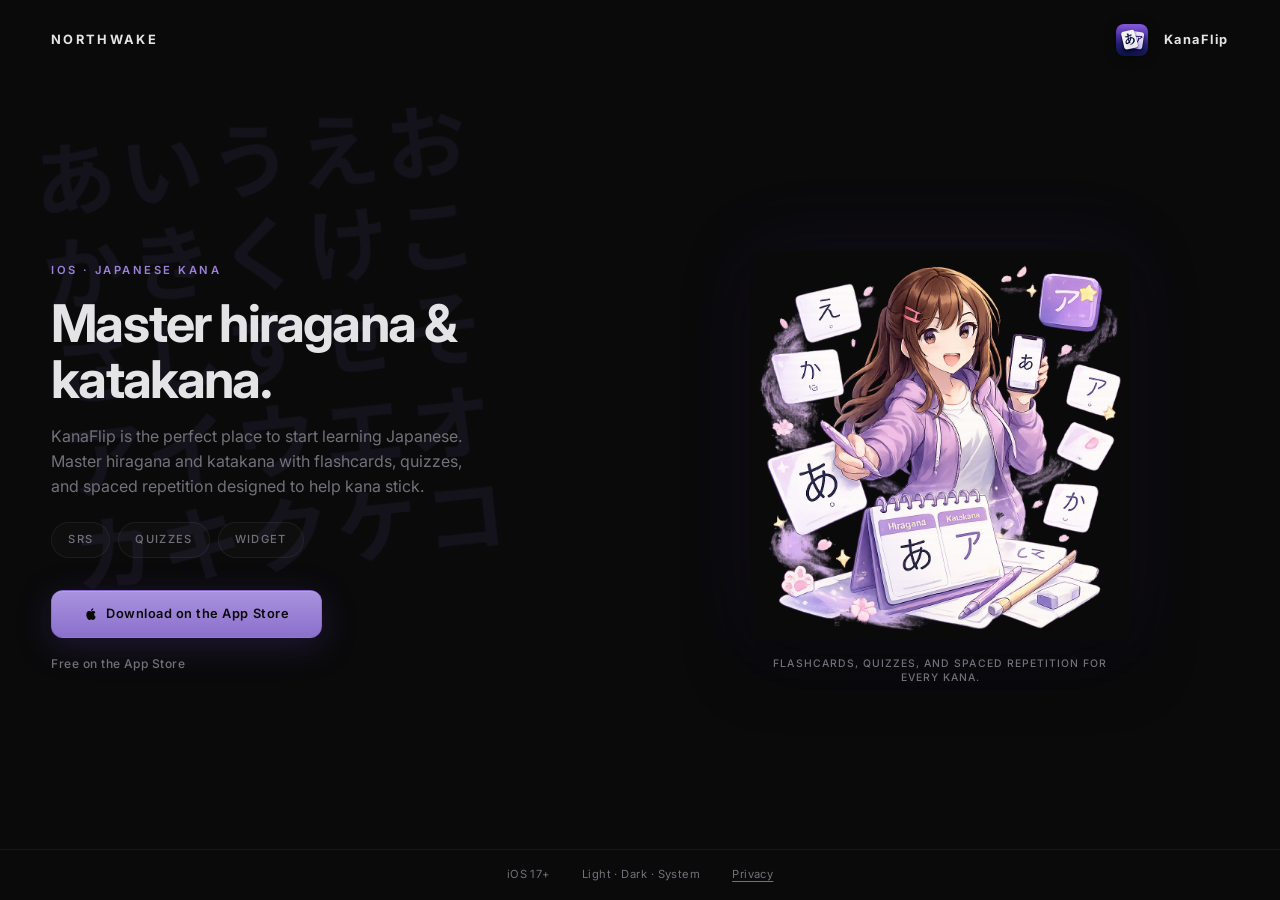
<file: kanaflip/index.html>
<!DOCTYPE html>
<html lang="en">
<head>
  <meta charset="UTF-8">
  <meta name="viewport" content="width=device-width, initial-scale=1.0">
  <title>KanaFlip — Learn Japanese hiragana &amp; katakana on iOS</title>
  <meta name="description" content="Free iPhone app: KanaFlip helps you master hiragana and katakana with flashcards, quizzes, spaced repetition, a final test, home screen widget, and daily reminders. iOS 17+.">
  <link rel="canonical" href="https://northwake.dev/kanaflip/">

  <meta property="og:type" content="website">
  <meta property="og:site_name" content="Northwake">
  <meta property="og:title" content="KanaFlip — Japanese hiragana &amp; katakana for iPhone">
  <meta property="og:description" content="Free on the App Store. Flashcards, quizzes, and spaced repetition so the kana stick. Widget, reminders, light and dark themes.">
  <meta property="og:url" content="https://northwake.dev/kanaflip/">
  <meta property="og:locale" content="en_US">

  <meta name="twitter:card" content="summary_large_image">
  <meta name="twitter:title" content="KanaFlip — Learn hiragana &amp; katakana">
  <meta name="twitter:description" content="Free native iOS app: flashcards, quizzes, SRS, widget, and daily reminders.">
  <meta name="twitter:image" content="https://northwake.dev/assets/kanaflip/og-share.jpg">
  <meta property="og:image" content="https://northwake.dev/assets/kanaflip/og-share.jpg">
  <meta property="og:image:type" content="image/jpeg">
  <meta property="og:image:width" content="1200">
  <meta property="og:image:height" content="2609">

  <link rel="icon" href="../images/favicon.ico">
  <link rel="manifest" href="manifest.webmanifest">
  <link rel="apple-touch-icon" href="../assets/kanaflip/app-icon-128.png">
  <link rel="preload" href="../assets/kanaflip/kana-anime.png" as="image" type="image/png">
  <link rel="preconnect" href="https://fonts.googleapis.com">
  <link rel="preconnect" href="https://fonts.gstatic.com" crossorigin>
  <link href="https://fonts.googleapis.com/css2?family=Inter:wght@400;500;600;700&family=Noto+Sans+JP:wght@500;700&display=swap" rel="stylesheet">
  <link rel="stylesheet" href="../styles.css">
  <link rel="stylesheet" href="kanaflip.css">
  <script defer src="https://cloud.umami.is/script.js" data-website-id="8b91c13a-1741-4610-928e-348ed407c286"></script>
  <script type="application/ld+json">
  {
    "@context": "https://schema.org",
    "@type": "MobileApplication",
    "name": "KanaFlip",
    "description": "Free iPhone app to learn Japanese hiragana and katakana with flashcards, quizzes, spaced repetition, a widget, and reminders.",
    "applicationCategory": "EducationalApplication",
    "operatingSystem": "iOS 17 or later",
    "isAccessibleForFree": true,
    "installUrl": "https://apps.apple.com/app/kanaflip-hiragana-katakana/id6762548642",
    "publisher": {
      "@type": "Organization",
      "name": "Northwake"
    },
    "image": "https://northwake.dev/assets/kanaflip/og-share.jpg"
  }
  </script>
</head>
<body class="kanaflip-page">

  <a href="#kanaflip-main" class="skip-link">Skip to content</a>

  <div class="kanaflip" aria-label="KanaFlip product page">
    <div class="kanaflip__wash" aria-hidden="true">あいうえお
かきくけこ
さしすせそ
アイウエオ
カキクケコ</div>

    <header class="kanaflip__topbar">
      <a href="../index.html" class="kanaflip__brand kanaflip__brand-home">NORTHWAKE</a>
      <span class="kanaflip__brand kanaflip__brand-lockup">
        <img class="kanaflip__brand-icon" src="../assets/kanaflip/app-icon-128.png" width="32" height="32" alt="" decoding="async">
        <span class="kanaflip__brand-name">KanaFlip</span>
      </span>
    </header>

    <main id="kanaflip-main" class="kanaflip__main">
      <div class="kanaflip__copy">
        <p class="kanaflip__eyebrow">iOS · Japanese kana</p>
        <h1 class="kanaflip__title">Master hiragana &amp; katakana.</h1>
        <p class="kanaflip__lead">KanaFlip is the perfect place to start learning Japanese. Master hiragana and katakana with flashcards, quizzes, and spaced repetition designed to help kana stick.</p>
        <ul class="kanaflip__chips" aria-label="Features">
          <li class="kanaflip__chip">SRS</li>
          <li class="kanaflip__chip">Quizzes</li>
          <li class="kanaflip__chip">Widget</li>
        </ul>
        <div class="kanaflip__cta-group">
          <a
            class="kanaflip__cta"
            href="https://apps.apple.com/app/kanaflip-hiragana-katakana/id6762548642"
            target="_blank"
            rel="noopener noreferrer"
            data-umami-event="kanaflip-app-store-cta"
          >
            <svg class="kanaflip__cta-icon" viewBox="0 0 24 24" aria-hidden="true" focusable="false">
              <path fill="currentColor" d="M18.71 19.5c-.83 1.24-1.71 2.45-3.05 2.47-1.34.03-1.77-.79-3.29-.79-1.53 0-2 .77-3.27.82-1.31.05-2.3-1.32-3.14-2.53C4.25 17 2.94 12.45 4.7 9.39c.87-1.52 2.43-2.48 4.12-2.51 1.28-.02 2.5.87 3.29.87.78 0 2.26-1.07 3.81-.91.65.03 2.47.26 3.64 1.98-.09.06-2.17 1.28-2.15 3.81.03 3.02 2.65 4.03 2.68 4.04-.03.07-.42 1.44-1.38 2.83M13 3.5c.73-.83 1.94-1.46 2.94-1.5.13 1.17-.34 2.35-1.04 3.19-.69.85-1.83 1.51-2.95 1.42-.15-1.15.41-2.35 1.05-3.11z"/>
            </svg>
            Download on the App Store
          </a>
          <p class="kanaflip__cta-note">Free on the App Store</p>
        </div>
      </div>

      <div class="kanaflip__hero">
        <figure class="kanaflip__hero-figure">
          <img
            class="kanaflip__hero-art"
            src="../assets/kanaflip/kana-anime.png"
            width="1016"
            height="1044"
            alt="Illustration: learning hiragana and katakana with KanaFlip—flashcards, quizzes, and study tools."
            decoding="async"
            fetchpriority="high"
          >
          <figcaption class="kanaflip__hero-caption">Flashcards, quizzes, and spaced repetition for every kana.</figcaption>
        </figure>
      </div>
    </main>

    <footer class="kanaflip__footer">
      <span>iOS 17+</span>
      <span>Light · Dark · System</span>
      <a href="privacy.html">Privacy</a>
    </footer>
  </div>

  <script data-goatcounter="https://northwake.goatcounter.com/count" async src="//gc.zgo.at/count.js"></script>
</body>
</html>
</file>
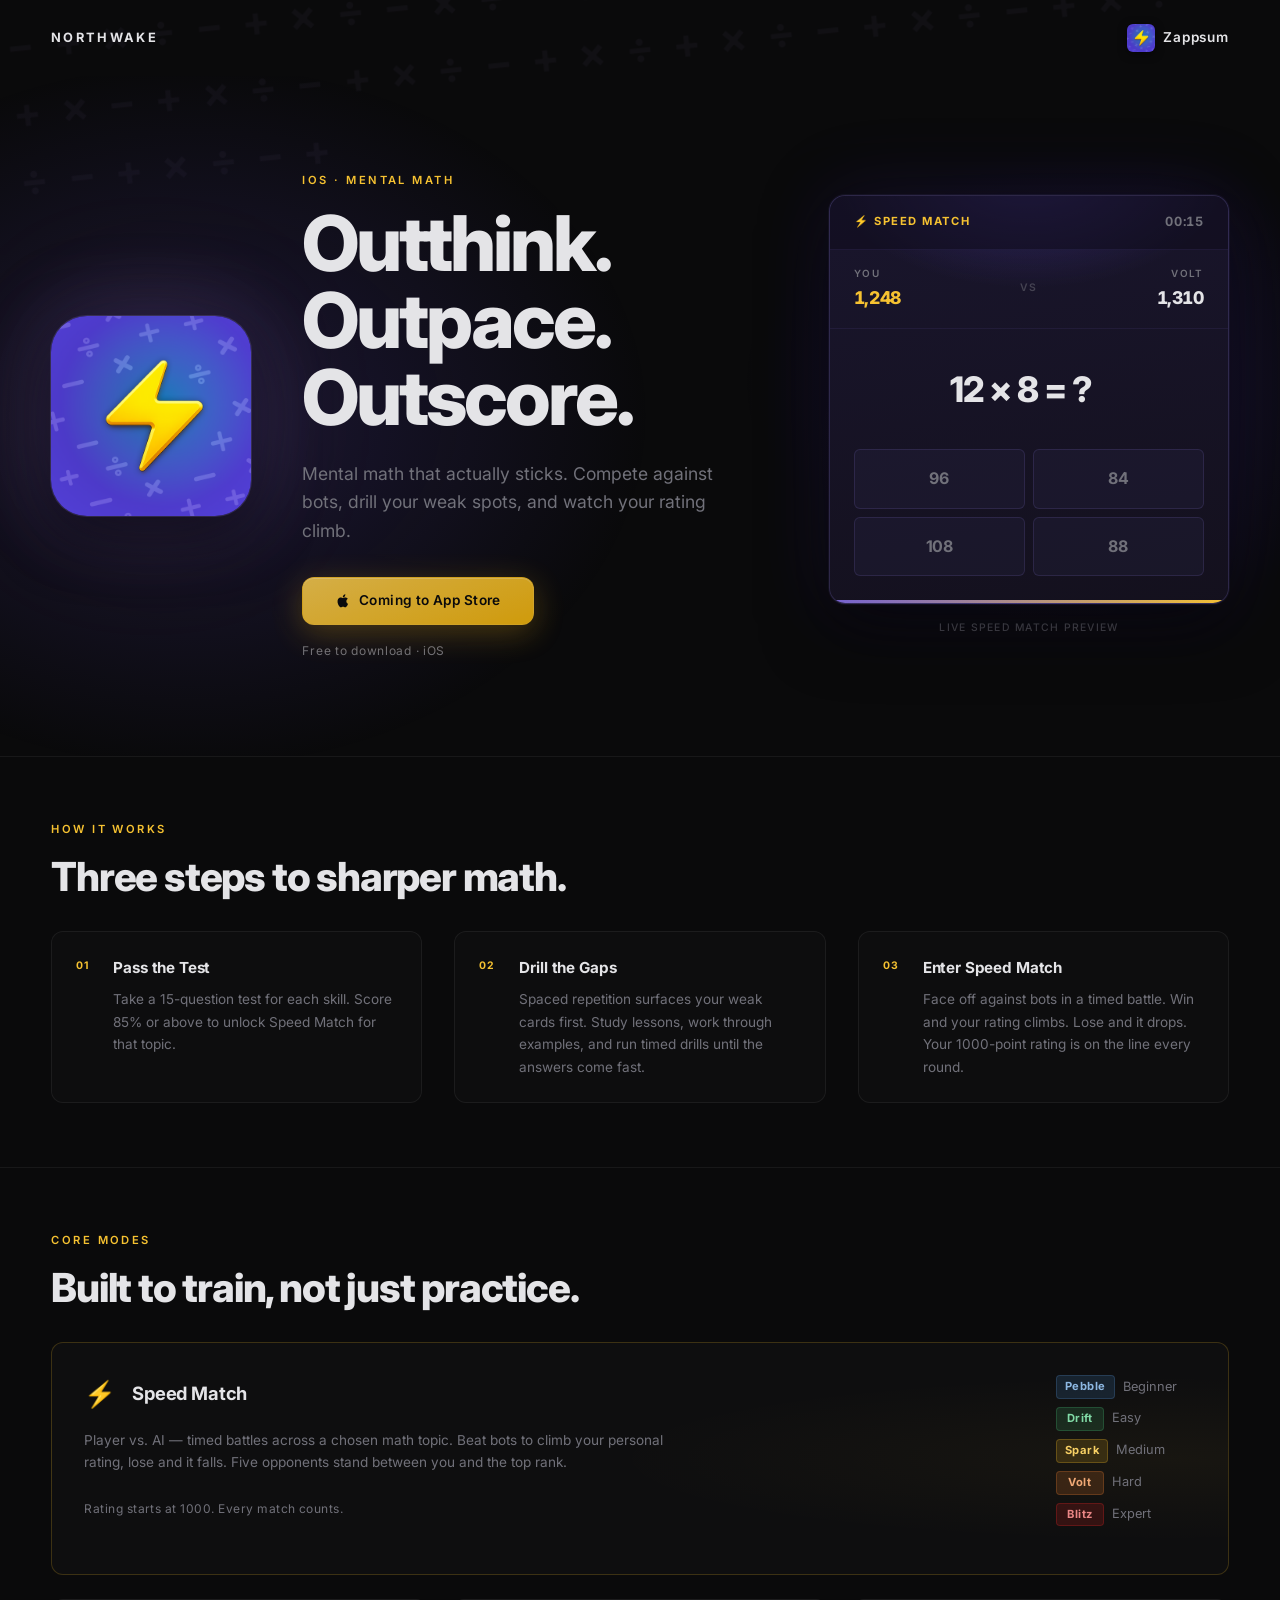
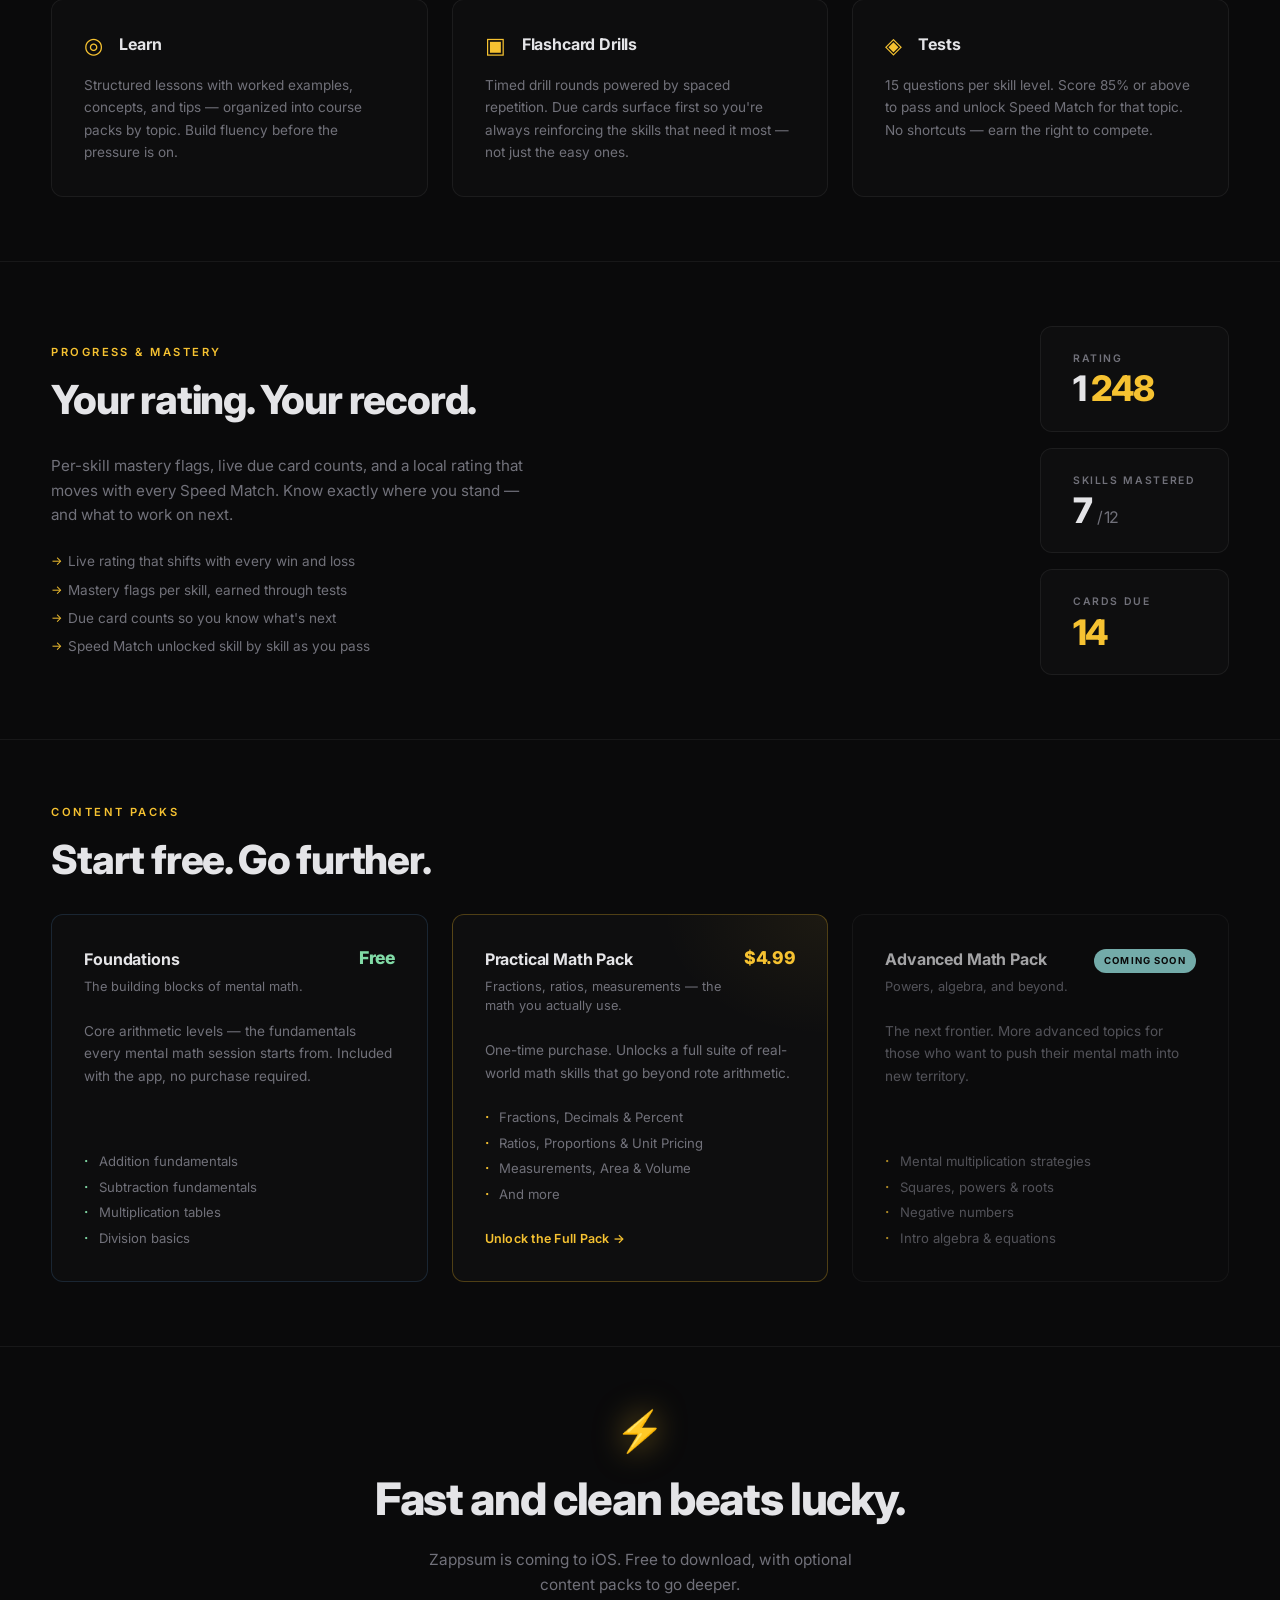
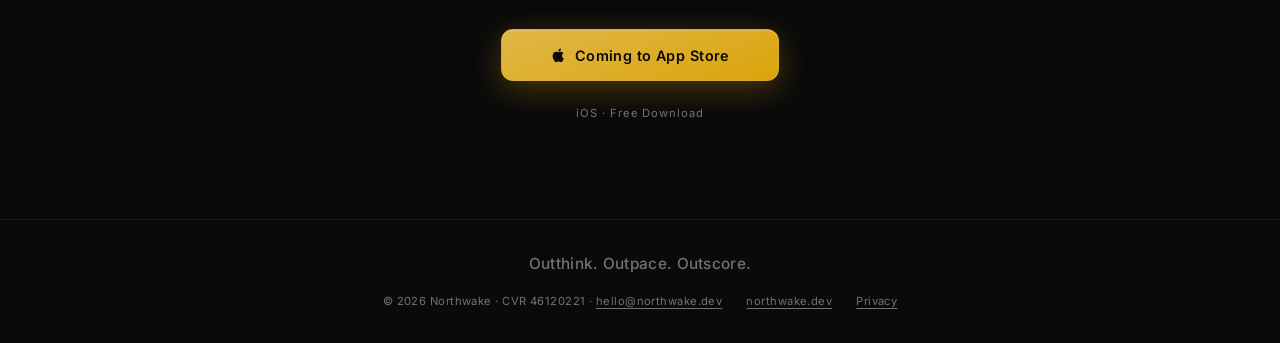
<file: zappsum/index.html>
<!DOCTYPE html>
<html lang="en">
<head>
  <meta charset="UTF-8">
  <meta name="viewport" content="width=device-width, initial-scale=1.0">
  <title>Zappsum — Mental Math Training for iOS</title>
  <meta name="description" content="Zappsum is a dark-themed mental math training app for iPhone. Compete in Speed Match battles, drill with spaced repetition flashcards, take structured tests, and track your personal rating.">
  <link rel="canonical" href="https://northwake.dev/zappsum/">

  <meta property="og:type" content="website">
  <meta property="og:site_name" content="Northwake">
  <meta property="og:title" content="Zappsum — Mental Math Training for iOS">
  <meta property="og:description" content="Outthink. Outpace. Outscore. Speed Match battles, spaced repetition drills, and structured tests to make mental math second nature.">
  <meta property="og:url" content="https://northwake.dev/zappsum/">
  <meta property="og:locale" content="en_US">
  <meta property="og:image" content="https://northwake.dev/assets/zappsum/zappsum-icon.png">

  <meta name="twitter:card" content="summary">
  <meta name="twitter:title" content="Zappsum — Mental Math Training for iOS">
  <meta name="twitter:description" content="Outthink. Outpace. Outscore. Speed Match battles, spaced repetition drills, and structured tests.">
  <meta name="twitter:image" content="https://northwake.dev/assets/zappsum/zappsum-icon.png">

  <link rel="icon" href="../images/favicon.ico">
  <link rel="apple-touch-icon" href="../assets/zappsum/zappsum-icon.png">
  <link rel="preload" href="../assets/zappsum/zappsum-icon.png" as="image" type="image/png">
  <link rel="preconnect" href="https://fonts.googleapis.com">
  <link rel="preconnect" href="https://fonts.gstatic.com" crossorigin>
  <link href="https://fonts.googleapis.com/css2?family=Inter:wght@400;500;600;700;800&display=swap" rel="stylesheet">
  <link rel="stylesheet" href="../styles.css">
  <link rel="stylesheet" href="zappsum.css">
  <script defer src="https://cloud.umami.is/script.js" data-website-id="8b91c13a-1741-4610-928e-348ed407c286"></script>
  <script type="application/ld+json">
  {
    "@context": "https://schema.org",
    "@type": "MobileApplication",
    "name": "Zappsum",
    "description": "Mental math training for iPhone. Compete in Speed Match battles against bots, drill weak spots with spaced repetition flashcards, and pass structured tests to climb your personal rating.",
    "applicationCategory": "EducationalApplication",
    "operatingSystem": "iOS",
    "url": "https://northwake.dev/zappsum/",
    "publisher": {
      "@type": "Organization",
      "name": "Northwake"
    },
    "image": "https://northwake.dev/assets/zappsum/zappsum-icon.png"
  }
  </script>
</head>
<body class="zappsum-page">

  <a href="#zappsum-main" class="skip-link">Skip to content</a>

  <div class="zappsum" aria-label="Zappsum product page">

    <!-- Background math wash -->
    <div class="zappsum__bg-wash" aria-hidden="true">
      + × ÷ − + × ÷ − + × ÷ −
      × ÷ − + × ÷ − + × ÷ − +
      ÷ − + × ÷ − + × ÷ − + ×
      − + × ÷ − + × ÷ − + × ÷
      + × ÷ − + × ÷ − + × ÷ −
      × ÷ − + × ÷ − + × ÷ − +
    </div>

    <header class="zappsum__topbar">
      <a href="../index.html" class="zappsum__brand zappsum__brand-home">NORTHWAKE</a>
      <span class="zappsum__brand zappsum__brand-lockup">
        <img class="zappsum__brand-icon" src="../assets/zappsum/zappsum-icon.png" width="28" height="28" alt="" decoding="async">
        <span class="zappsum__brand-name">Zappsum</span>
      </span>
    </header>

    <main id="zappsum-main">

      <!-- ============================================================
           HERO
           ============================================================ -->
      <section class="zappsum__hero" aria-labelledby="zappsum-hero-heading">
        <div class="zappsum__hero-glow" aria-hidden="true"></div>

        <figure class="zappsum__hero-icon-wrap">
          <img
            class="zappsum__hero-icon"
            src="../assets/zappsum/zappsum-icon.png"
            width="180"
            height="180"
            alt="Zappsum app icon — a yellow lightning bolt on deep purple"
            decoding="async"
            fetchpriority="high"
          >
        </figure>

        <div class="zappsum__hero-copy">
          <p class="zappsum__eyebrow">iOS · Mental Math</p>
          <h1 id="zappsum-hero-heading" class="zappsum__title">
            Outthink.<br>Outpace.<br>Outscore.
          </h1>
          <p class="zappsum__lead">
            Mental math that actually sticks. Compete against bots, drill your weak spots, and watch your rating climb.
          </p>
          <div class="zappsum__hero-actions">
            <span class="zappsum__cta-soon">
              <svg class="zappsum__cta-icon" viewBox="0 0 24 24" aria-hidden="true" focusable="false">
                <path fill="currentColor" d="M18.71 19.5c-.83 1.24-1.71 2.45-3.05 2.47-1.34.03-1.77-.79-3.29-.79-1.53 0-2 .77-3.27.82-1.31.05-2.3-1.32-3.14-2.53C4.25 17 2.94 12.45 4.7 9.39c.87-1.52 2.43-2.48 4.12-2.51 1.28-.02 2.5.87 3.29.87.78 0 2.26-1.07 3.81-.91.65.03 2.47.26 3.64 1.98-.09.06-2.17 1.28-2.15 3.81.03 3.02 2.65 4.03 2.68 4.04-.03.07-.42 1.44-1.38 2.83M13 3.5c.73-.83 1.94-1.46 2.94-1.5.13 1.17-.34 2.35-1.04 3.19-.69.85-1.83 1.51-2.95 1.42-.15-1.15.41-2.35 1.05-3.11z"/>
              </svg>
              Coming to App Store
            </span>
            <p class="zappsum__hero-sub">Free to download · iOS</p>
          </div>
        </div>

        <!-- Live Speed Match demo -->
        <div class="zs-demo" aria-hidden="true">
          <div class="zs-demo__card">
            <div class="zs-demo__topbar">
              <span class="zs-demo__mode-label">⚡ Speed Match</span>
              <span class="zs-demo__timer" id="zs-timer">00:15</span>
            </div>

            <div class="zs-demo__versus">
              <div class="zs-demo__player zs-demo__player--you">
                <span class="zs-demo__player-name">You</span>
                <span class="zs-demo__player-rating" id="zs-rating">1,248</span>
              </div>
              <div class="zs-demo__vs-divider">vs</div>
              <div class="zs-demo__player zs-demo__player--bot">
                <span class="zs-demo__player-name">Volt</span>
                <span class="zs-demo__player-rating">1,310</span>
              </div>
            </div>

            <div class="zs-demo__question-wrap">
              <p class="zs-demo__question" id="zs-question">12 × 8 = ?</p>
              <span class="zs-demo__result-badge" id="zs-result"></span>
            </div>

            <div class="zs-demo__choices" id="zs-choices">
              <button class="zs-demo__choice" tabindex="-1">96</button>
              <button class="zs-demo__choice" tabindex="-1">84</button>
              <button class="zs-demo__choice" tabindex="-1">108</button>
              <button class="zs-demo__choice" tabindex="-1">88</button>
            </div>

            <div class="zs-demo__progress-bar">
              <div class="zs-demo__progress-fill" id="zs-progress"></div>
            </div>
          </div>
          <p class="zs-demo__caption">Live Speed Match preview</p>
        </div>
      </section>

      <!-- ============================================================
           HOW IT WORKS
           ============================================================ -->
      <section class="zappsum__how" aria-labelledby="zappsum-how-heading">
        <p class="zappsum__section-eyebrow" id="zappsum-how-heading">How It Works</p>
        <h2 class="zappsum__section-title">Three steps to sharper math.</h2>

        <ol class="zappsum__steps" aria-label="How Zappsum works">
          <li class="zappsum__step">
            <span class="zappsum__step-num" aria-hidden="true">01</span>
            <div class="zappsum__step-body">
              <h3 class="zappsum__step-title">Pass the Test</h3>
              <p class="zappsum__step-desc">Take a 15-question test for each skill. Score 85% or above to unlock Speed Match for that topic.</p>
            </div>
          </li>
          <li class="zappsum__step">
            <span class="zappsum__step-num" aria-hidden="true">02</span>
            <div class="zappsum__step-body">
              <h3 class="zappsum__step-title">Drill the Gaps</h3>
              <p class="zappsum__step-desc">Spaced repetition surfaces your weak cards first. Study lessons, work through examples, and run timed drills until the answers come fast.</p>
            </div>
          </li>
          <li class="zappsum__step">
            <span class="zappsum__step-num" aria-hidden="true">03</span>
            <div class="zappsum__step-body">
              <h3 class="zappsum__step-title">Enter Speed Match</h3>
              <p class="zappsum__step-desc">Face off against bots in a timed battle. Win and your rating climbs. Lose and it drops. Your 1000-point rating is on the line every round.</p>
            </div>
          </li>
        </ol>
      </section>

      <!-- ============================================================
           MODES
           ============================================================ -->
      <section class="zappsum__modes" aria-labelledby="zappsum-modes-heading">
        <p class="zappsum__section-eyebrow" id="zappsum-modes-heading">Core Modes</p>
        <h2 class="zappsum__section-title">Built to train, not just practice.</h2>

        <div class="zappsum__mode-grid">

          <article class="zappsum__mode zappsum__mode--featured">
            <div class="zappsum__mode-header">
              <span class="zappsum__mode-icon" aria-hidden="true">⚡</span>
              <h3 class="zappsum__mode-title">Speed Match</h3>
            </div>
            <p class="zappsum__mode-desc">Player vs. AI — timed battles across a chosen math topic. Beat bots to climb your personal rating, lose and it falls. Five opponents stand between you and the top rank.</p>
            <ul class="zappsum__mode-detail-list" aria-label="Speed Match opponents">
              <li class="zappsum__mode-detail"><span class="zappsum__bot-badge zappsum__bot--beginner">Pebble</span> Beginner</li>
              <li class="zappsum__mode-detail"><span class="zappsum__bot-badge zappsum__bot--easy">Drift</span> Easy</li>
              <li class="zappsum__mode-detail"><span class="zappsum__bot-badge zappsum__bot--medium">Spark</span> Medium</li>
              <li class="zappsum__mode-detail"><span class="zappsum__bot-badge zappsum__bot--hard">Volt</span> Hard</li>
              <li class="zappsum__mode-detail"><span class="zappsum__bot-badge zappsum__bot--expert">Blitz</span> Expert</li>
            </ul>
            <p class="zappsum__mode-note">Rating starts at 1000. Every match counts.</p>
          </article>

          <article class="zappsum__mode">
            <div class="zappsum__mode-header">
              <span class="zappsum__mode-icon" aria-hidden="true">◎</span>
              <h3 class="zappsum__mode-title">Learn</h3>
            </div>
            <p class="zappsum__mode-desc">Structured lessons with worked examples, concepts, and tips — organized into course packs by topic. Build fluency before the pressure is on.</p>
          </article>

          <article class="zappsum__mode">
            <div class="zappsum__mode-header">
              <span class="zappsum__mode-icon" aria-hidden="true">▣</span>
              <h3 class="zappsum__mode-title">Flashcard Drills</h3>
            </div>
            <p class="zappsum__mode-desc">Timed drill rounds powered by spaced repetition. Due cards surface first so you're always reinforcing the skills that need it most — not just the easy ones.</p>
          </article>

          <article class="zappsum__mode">
            <div class="zappsum__mode-header">
              <span class="zappsum__mode-icon" aria-hidden="true">◈</span>
              <h3 class="zappsum__mode-title">Tests</h3>
            </div>
            <p class="zappsum__mode-desc">15 questions per skill level. Score 85% or above to pass and unlock Speed Match for that topic. No shortcuts — earn the right to compete.</p>
          </article>

        </div>
      </section>

      <!-- ============================================================
           PROGRESS
           ============================================================ -->
      <section class="zappsum__progress" aria-labelledby="zappsum-progress-heading">
        <div class="zappsum__progress-copy">
          <p class="zappsum__section-eyebrow" id="zappsum-progress-heading">Progress &amp; Mastery</p>
          <h2 class="zappsum__section-title">Your rating. Your record.</h2>
          <p class="zappsum__progress-lead">Per-skill mastery flags, live due card counts, and a local rating that moves with every Speed Match. Know exactly where you stand — and what to work on next.</p>
          <ul class="zappsum__progress-list" aria-label="Progress features">
            <li>Live rating that shifts with every win and loss</li>
            <li>Mastery flags per skill, earned through tests</li>
            <li>Due card counts so you know what's next</li>
            <li>Speed Match unlocked skill by skill as you pass</li>
          </ul>
        </div>
        <div class="zappsum__progress-stat-col" aria-hidden="true">
          <div class="zappsum__stat-card">
            <span class="zappsum__stat-label">Rating</span>
            <span class="zappsum__stat-value">1 <span class="zappsum__stat-accent">248</span></span>
          </div>
          <div class="zappsum__stat-card">
            <span class="zappsum__stat-label">Skills Mastered</span>
            <span class="zappsum__stat-value">7 <span class="zappsum__stat-unit">/ 12</span></span>
          </div>
          <div class="zappsum__stat-card">
            <span class="zappsum__stat-label">Cards Due</span>
            <span class="zappsum__stat-value zappsum__stat-value--due">14</span>
          </div>
        </div>
      </section>

      <!-- ============================================================
           CONTENT PACKS
           ============================================================ -->
      <section class="zappsum__packs" aria-labelledby="zappsum-packs-heading">
        <p class="zappsum__section-eyebrow" id="zappsum-packs-heading">Content Packs</p>
        <h2 class="zappsum__section-title">Start free. Go further.</h2>

        <div class="zappsum__pack-grid">

          <article class="zappsum__pack zappsum__pack--free">
            <div class="zappsum__pack-header">
              <div>
                <h3 class="zappsum__pack-name">Foundations</h3>
                <p class="zappsum__pack-sub">The building blocks of mental math.</p>
              </div>
              <span class="zappsum__pack-price">Free</span>
            </div>
            <p class="zappsum__pack-desc">Core arithmetic levels — the fundamentals every mental math session starts from. Included with the app, no purchase required.</p>
            <ul class="zappsum__pack-includes" aria-label="Foundations pack contents">
              <li>Addition fundamentals</li>
              <li>Subtraction fundamentals</li>
              <li>Multiplication tables</li>
              <li>Division basics</li>
            </ul>
          </article>

          <article class="zappsum__pack zappsum__pack--paid">
            <div class="zappsum__pack-header">
              <div>
                <h3 class="zappsum__pack-name">Practical Math Pack</h3>
                <p class="zappsum__pack-sub">Fractions, ratios, measurements — the math you actually use.</p>
              </div>
              <span class="zappsum__pack-price">$4.99</span>
            </div>
            <p class="zappsum__pack-desc">One-time purchase. Unlocks a full suite of real-world math skills that go beyond rote arithmetic.</p>
            <ul class="zappsum__pack-includes" aria-label="Practical Math Pack contents">
              <li>Fractions, Decimals &amp; Percent</li>
              <li>Ratios, Proportions &amp; Unit Pricing</li>
              <li>Measurements, Area &amp; Volume</li>
              <li>And more</li>
            </ul>
            <span class="zappsum__pack-cta-note">Unlock the Full Pack →</span>
          </article>

          <article class="zappsum__pack zappsum__pack--upcoming">
            <div class="zappsum__pack-header">
              <div>
                <h3 class="zappsum__pack-name">Advanced Math Pack</h3>
                <p class="zappsum__pack-sub">Powers, algebra, and beyond.</p>
              </div>
              <span class="zappsum__pack-badge">Coming Soon</span>
            </div>
            <p class="zappsum__pack-desc">The next frontier. More advanced topics for those who want to push their mental math into new territory.</p>
            <ul class="zappsum__pack-includes" aria-label="Advanced Math Pack preview">
              <li>Mental multiplication strategies</li>
              <li>Squares, powers &amp; roots</li>
              <li>Negative numbers</li>
              <li>Intro algebra &amp; equations</li>
            </ul>
          </article>

        </div>
      </section>

      <!-- ============================================================
           FINAL CTA
           ============================================================ -->
      <section class="zappsum__cta-section" aria-labelledby="zappsum-cta-heading">
        <p class="zappsum__cta-kicker" aria-hidden="true">⚡</p>
        <h2 id="zappsum-cta-heading" class="zappsum__cta-headline">Fast and clean beats lucky.</h2>
        <p class="zappsum__cta-body">Zappsum is coming to iOS. Free to download, with optional content packs to go deeper.</p>
        <span class="zappsum__cta-soon zappsum__cta-soon--large">
          <svg class="zappsum__cta-icon" viewBox="0 0 24 24" aria-hidden="true" focusable="false">
            <path fill="currentColor" d="M18.71 19.5c-.83 1.24-1.71 2.45-3.05 2.47-1.34.03-1.77-.79-3.29-.79-1.53 0-2 .77-3.27.82-1.31.05-2.3-1.32-3.14-2.53C4.25 17 2.94 12.45 4.7 9.39c.87-1.52 2.43-2.48 4.12-2.51 1.28-.02 2.5.87 3.29.87.78 0 2.26-1.07 3.81-.91.65.03 2.47.26 3.64 1.98-.09.06-2.17 1.28-2.15 3.81.03 3.02 2.65 4.03 2.68 4.04-.03.07-.42 1.44-1.38 2.83M13 3.5c.73-.83 1.94-1.46 2.94-1.5.13 1.17-.34 2.35-1.04 3.19-.69.85-1.83 1.51-2.95 1.42-.15-1.15.41-2.35 1.05-3.11z"/>
          </svg>
          Coming to App Store
        </span>
        <p class="zappsum__cta-platform">iOS · Free Download</p>
      </section>

    </main>

    <footer class="zappsum__footer">
      <p class="zappsum__footer-tagline">Outthink. Outpace. Outscore.</p>
      <div class="zappsum__footer-meta">
        <span>&copy; 2026 Northwake &middot; CVR 46120221 &middot; <a href="mailto:hello@northwake.dev">hello@northwake.dev</a></span>
        <a href="../index.html">northwake.dev</a>
        <a href="privacy.html">Privacy</a>
      </div>
    </footer>

  </div>

  <script data-goatcounter="https://northwake.goatcounter.com/count" async src="//gc.zgo.at/count.js"></script>

  <script>
  (() => {
    const PROBLEMS = [
      { q: '12 × 8 = ?',   answer: 96,  choices: [96, 84, 108, 88]   },
      { q: '144 ÷ 12 = ?', answer: 12,  choices: [11, 16, 12, 14]    },
      { q: '15 × 7 = ?',   answer: 105, choices: [95, 105, 100, 112]  },
      { q: '63 + 48 = ?',  answer: 111, choices: [101, 121, 103, 111] },
      { q: '256 ÷ 8 = ?',  answer: 32,  choices: [28, 36, 32, 24]    },
      { q: '17 × 6 = ?',   answer: 102, choices: [92, 102, 108, 96]   },
    ];

    const elTimer    = document.getElementById('zs-timer');
    const elQuestion = document.getElementById('zs-question');
    const elChoices  = document.getElementById('zs-choices');
    const elResult   = document.getElementById('zs-result');
    const elRating   = document.getElementById('zs-rating');
    const elProgress = document.getElementById('zs-progress');

    if (!elTimer) return;

    let problemIdx = 0;
    let rating = 1248;
    let countdownInterval = null;
    let timeouts = [];

    function after(ms, fn) {
      const id = setTimeout(fn, ms);
      timeouts.push(id);
    }

    function clearAll() {
      timeouts.forEach(clearTimeout);
      timeouts = [];
      if (countdownInterval) { clearInterval(countdownInterval); countdownInterval = null; }
    }

    function runCycle() {
      clearAll();

      const problem = PROBLEMS[problemIdx % PROBLEMS.length];
      problemIdx++;

      // Reset state
      elQuestion.classList.remove('is-entering');
      elResult.textContent = '';
      elResult.className = 'zs-demo__result-badge';
      elProgress.style.width = '100%';

      // Populate choices
      elChoices.innerHTML = '';
      problem.choices.forEach(val => {
        const btn = document.createElement('button');
        btn.className = 'zs-demo__choice';
        btn.textContent = val;
        btn.tabIndex = -1;
        elChoices.appendChild(btn);
      });

      // Animate question in
      void elQuestion.offsetWidth;
      elQuestion.textContent = problem.q;
      elQuestion.classList.add('is-entering');

      // Countdown timer from 15
      let secs = 15;
      elTimer.textContent = '00:15';
      elTimer.classList.remove('is-urgent');

      countdownInterval = setInterval(() => {
        secs--;
        if (secs < 0) { clearInterval(countdownInterval); return; }
        elTimer.textContent = '00:' + String(secs).padStart(2, '0');
        if (secs <= 5) elTimer.classList.add('is-urgent');
        // Shrink progress bar proportionally
        elProgress.style.width = ((secs / 15) * 100) + '%';
      }, 1000);

      // After 2.8s — "answer" the question
      after(2800, () => {
        clearInterval(countdownInterval);
        countdownInterval = null;

        const choiceBtns = elChoices.querySelectorAll('.zs-demo__choice');
        choiceBtns.forEach(btn => {
          if (Number(btn.textContent) === problem.answer) {
            btn.classList.add('is-correct');
          } else {
            btn.classList.add('is-dim');
          }
        });
        elProgress.style.width = '0%';
        elTimer.textContent = '00:07';
      });

      // After 3.8s — show rating bump
      after(3800, () => {
        rating += 12;
        elRating.textContent = rating.toLocaleString();
        elResult.textContent = '+12';
        elResult.classList.add('is-win');
      });

      // After 5.8s — fade out, next problem
      after(5800, () => {
        elQuestion.classList.remove('is-entering');
        elResult.classList.remove('is-win');
        elTimer.classList.remove('is-urgent');

        after(400, runCycle);
      });
    }

    // Kick off after a short pause so the page can settle
    after(800, runCycle);
  })();
  </script>
</body>
</html>
</file>
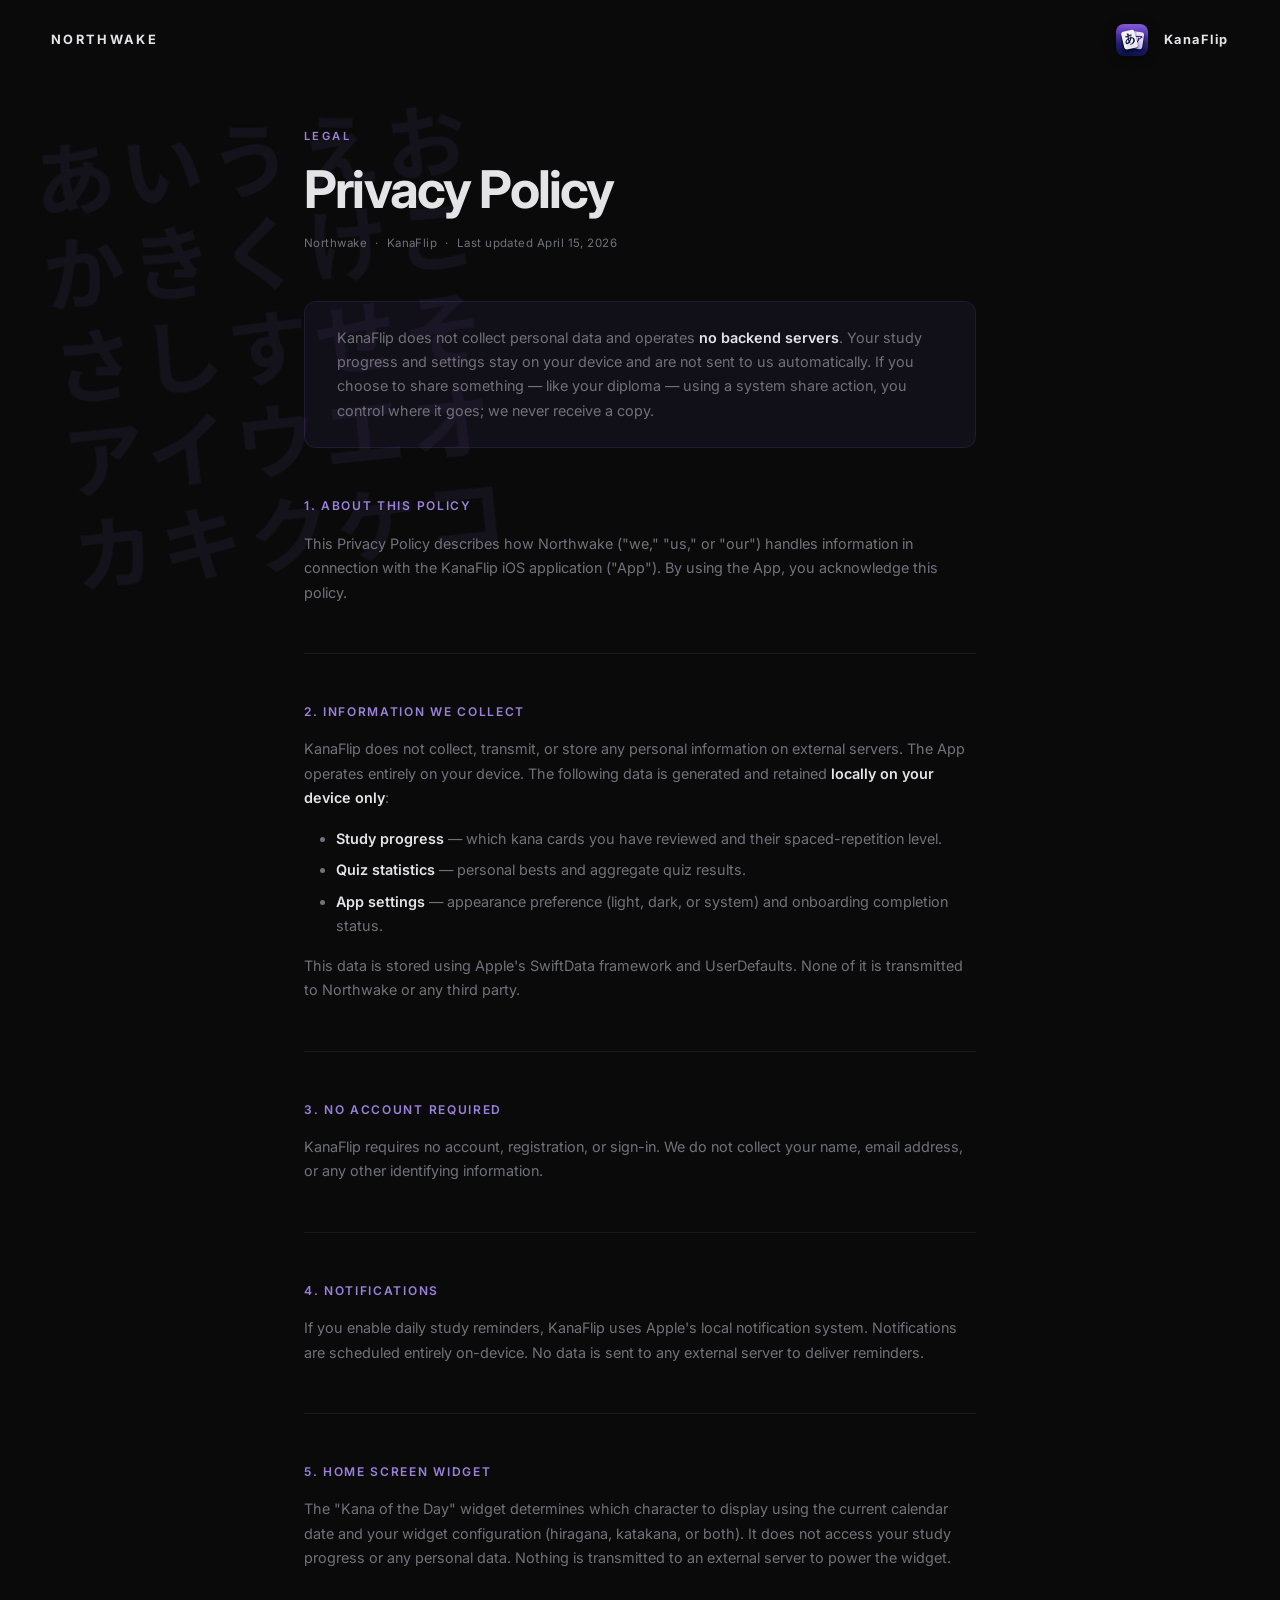
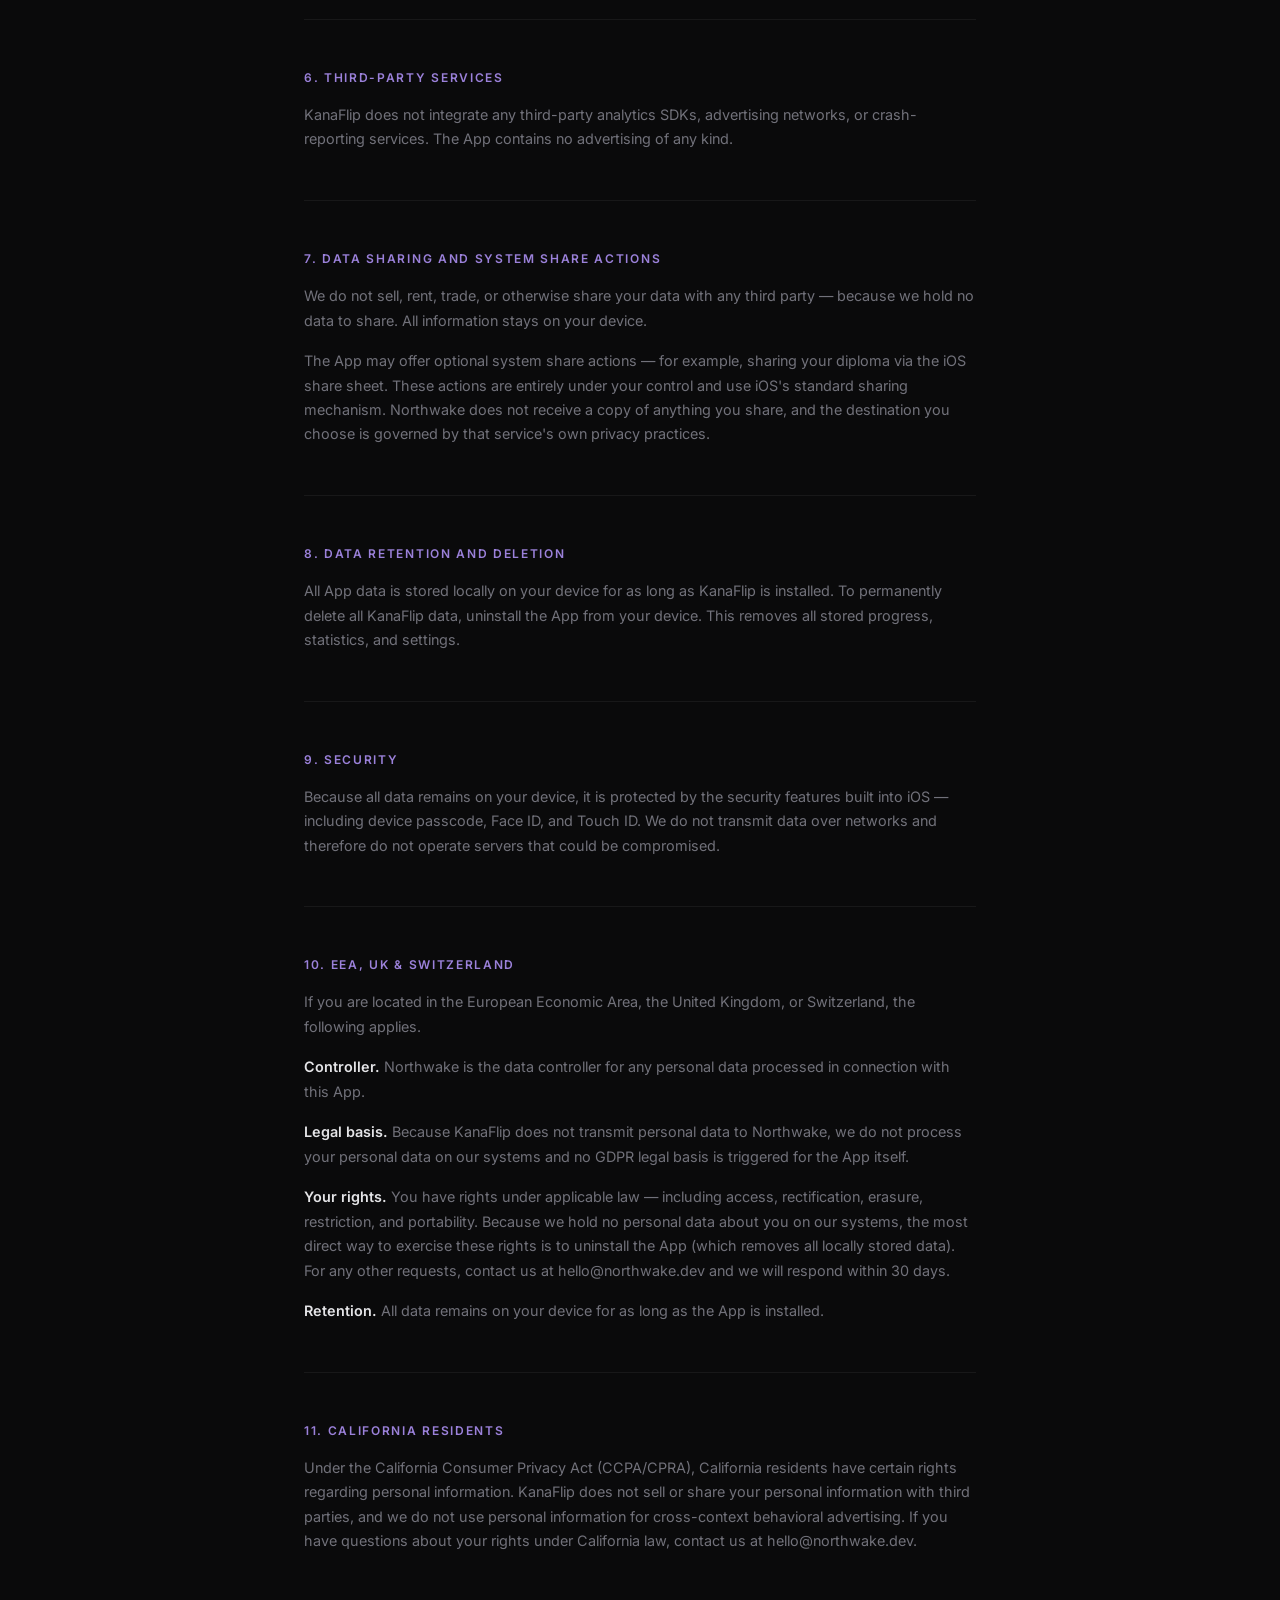
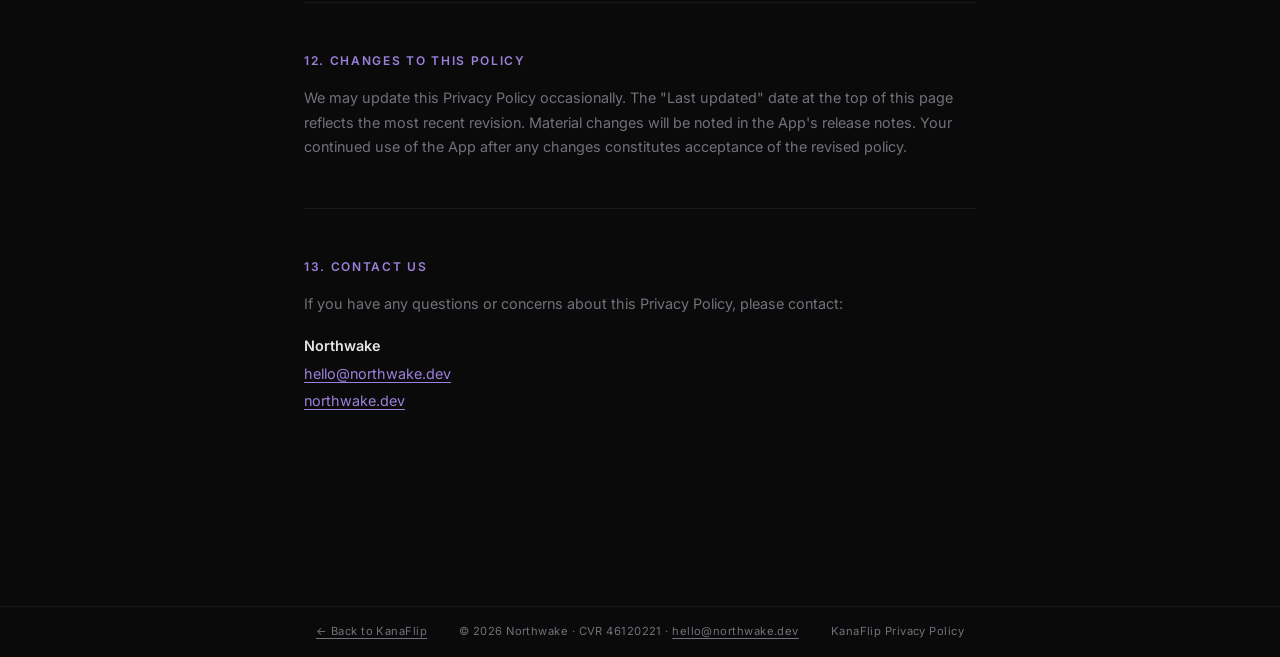
<file: kanaflip/privacy.html>
<!DOCTYPE html>
<html lang="en" class="kanaflip-privacy-html">
<head>
  <meta charset="UTF-8">
  <meta name="viewport" content="width=device-width, initial-scale=1.0">
  <title>Privacy Policy — KanaFlip</title>
  <meta name="description" content="KanaFlip privacy policy. KanaFlip collects no personal data. All study progress and settings are stored locally on your device.">
  <link rel="canonical" href="https://northwake.dev/kanaflip/privacy.html">
  <link rel="icon" href="../images/favicon.ico">
  <link rel="apple-touch-icon" href="../assets/kanaflip/app-icon-128.png">
  <link rel="preconnect" href="https://fonts.googleapis.com">
  <link rel="preconnect" href="https://fonts.gstatic.com" crossorigin>
  <link href="https://fonts.googleapis.com/css2?family=Inter:wght@400;500;600;700&family=Noto+Sans+JP:wght@500;700&display=swap" rel="stylesheet">
  <link rel="stylesheet" href="../styles.css">
  <link rel="stylesheet" href="kanaflip.css">
  <script defer src="https://cloud.umami.is/script.js" data-website-id="8b91c13a-1741-4610-928e-348ed407c286"></script>
</head>
<body class="kanaflip-page kanaflip-privacy-page">

  <a href="#privacy-main" class="skip-link">Skip to content</a>

  <div class="kanaflip kanaflip--doc" aria-label="KanaFlip privacy policy">
    <div class="kanaflip__wash" aria-hidden="true">あいうえお
かきくけこ
さしすせそ
アイウエオ
カキクケコ</div>

    <header class="kanaflip__topbar">
      <a href="../index.html" class="kanaflip__brand kanaflip__brand-home">NORTHWAKE</a>
      <a href="index.html" class="kanaflip__brand kanaflip__brand-lockup kanaflip__brand-home">
        <img class="kanaflip__brand-icon" src="../assets/kanaflip/app-icon-128.png" width="32" height="32" alt="" decoding="async">
        <span class="kanaflip__brand-name">KanaFlip</span>
      </a>
    </header>

    <main id="privacy-main" class="kanaflip__doc-main">
      <article class="kanaflip__policy">

        <header class="kanaflip__policy-header">
          <p class="kanaflip__eyebrow">Legal</p>
          <h1 class="kanaflip__title">Privacy Policy</h1>
          <p class="kanaflip__policy-meta">
            <span>Northwake</span>
            <span aria-hidden="true">·</span>
            <span>KanaFlip</span>
            <span aria-hidden="true">·</span>
            <time datetime="2026-04-15">Last updated April 15, 2026</time>
          </p>
        </header>

        <section class="kanaflip__policy-section kanaflip__policy-section--highlight">
          <p class="kanaflip__policy-summary">
            KanaFlip does not collect personal data and operates <strong>no backend servers</strong>. Your study progress and settings stay on your device and are not sent to us automatically. If you choose to share something — like your diploma — using a system share action, you control where it goes; we never receive a copy.
          </p>
        </section>

        <section class="kanaflip__policy-section">
          <h2>1. About This Policy</h2>
          <p>This Privacy Policy describes how Northwake ("we," "us," or "our") handles information in connection with the KanaFlip iOS application ("App"). By using the App, you acknowledge this policy.</p>
        </section>

        <section class="kanaflip__policy-section">
          <h2>2. Information We Collect</h2>
          <p>KanaFlip does not collect, transmit, or store any personal information on external servers. The App operates entirely on your device. The following data is generated and retained <strong>locally on your device only</strong>:</p>
          <ul>
            <li><strong>Study progress</strong> — which kana cards you have reviewed and their spaced-repetition level.</li>
            <li><strong>Quiz statistics</strong> — personal bests and aggregate quiz results.</li>
            <li><strong>App settings</strong> — appearance preference (light, dark, or system) and onboarding completion status.</li>
          </ul>
          <p>This data is stored using Apple's SwiftData framework and UserDefaults. None of it is transmitted to Northwake or any third party.</p>
        </section>

        <section class="kanaflip__policy-section">
          <h2>3. No Account Required</h2>
          <p>KanaFlip requires no account, registration, or sign-in. We do not collect your name, email address, or any other identifying information.</p>
        </section>

        <section class="kanaflip__policy-section">
          <h2>4. Notifications</h2>
          <p>If you enable daily study reminders, KanaFlip uses Apple's local notification system. Notifications are scheduled entirely on-device. No data is sent to any external server to deliver reminders.</p>
        </section>

        <section class="kanaflip__policy-section">
          <h2>5. Home Screen Widget</h2>
          <p>The "Kana of the Day" widget determines which character to display using the current calendar date and your widget configuration (hiragana, katakana, or both). It does not access your study progress or any personal data. Nothing is transmitted to an external server to power the widget.</p>
        </section>

        <section class="kanaflip__policy-section">
          <h2>6. Third-Party Services</h2>
          <p>KanaFlip does not integrate any third-party analytics SDKs, advertising networks, or crash-reporting services. The App contains no advertising of any kind.</p>
        </section>

        <section class="kanaflip__policy-section">
          <h2>7. Data Sharing and System Share Actions</h2>
          <p>We do not sell, rent, trade, or otherwise share your data with any third party — because we hold no data to share. All information stays on your device.</p>
          <p>The App may offer optional system share actions — for example, sharing your diploma via the iOS share sheet. These actions are entirely under your control and use iOS's standard sharing mechanism. Northwake does not receive a copy of anything you share, and the destination you choose is governed by that service's own privacy practices.</p>
        </section>

        <section class="kanaflip__policy-section">
          <h2>8. Data Retention and Deletion</h2>
          <p>All App data is stored locally on your device for as long as KanaFlip is installed. To permanently delete all KanaFlip data, uninstall the App from your device. This removes all stored progress, statistics, and settings.</p>
        </section>

        <section class="kanaflip__policy-section">
          <h2>9. Security</h2>
          <p>Because all data remains on your device, it is protected by the security features built into iOS — including device passcode, Face ID, and Touch ID. We do not transmit data over networks and therefore do not operate servers that could be compromised.</p>
        </section>

        <section class="kanaflip__policy-section">
          <h2>10. EEA, UK &amp; Switzerland</h2>
          <p>If you are located in the European Economic Area, the United Kingdom, or Switzerland, the following applies.</p>
          <p><strong>Controller.</strong> Northwake is the data controller for any personal data processed in connection with this App.</p>
          <p><strong>Legal basis.</strong> Because KanaFlip does not transmit personal data to Northwake, we do not process your personal data on our systems and no GDPR legal basis is triggered for the App itself.</p>
          <p><strong>Your rights.</strong> You have rights under applicable law — including access, rectification, erasure, restriction, and portability. Because we hold no personal data about you on our systems, the most direct way to exercise these rights is to uninstall the App (which removes all locally stored data). For any other requests, contact us at <a href="mailto:hello@northwake.dev">hello@northwake.dev</a> and we will respond within 30 days.</p>
          <p><strong>Retention.</strong> All data remains on your device for as long as the App is installed.</p>
        </section>

        <section class="kanaflip__policy-section">
          <h2>11. California Residents</h2>
          <p>Under the California Consumer Privacy Act (CCPA/CPRA), California residents have certain rights regarding personal information. KanaFlip does not sell or share your personal information with third parties, and we do not use personal information for cross-context behavioral advertising. If you have questions about your rights under California law, contact us at <a href="mailto:hello@northwake.dev">hello@northwake.dev</a>.</p>
        </section>

        <section class="kanaflip__policy-section">
          <h2>12. Changes to This Policy</h2>
          <p>We may update this Privacy Policy occasionally. The "Last updated" date at the top of this page reflects the most recent revision. Material changes will be noted in the App's release notes. Your continued use of the App after any changes constitutes acceptance of the revised policy.</p>
        </section>

        <section class="kanaflip__policy-section">
          <h2>13. Contact Us</h2>
          <p>If you have any questions or concerns about this Privacy Policy, please contact:</p>
          <address class="kanaflip__policy-contact">
            <strong>Northwake</strong><br>
            <a href="mailto:hello@northwake.dev">hello@northwake.dev</a><br>
            <a href="https://northwake.dev" target="_blank" rel="noopener noreferrer">northwake.dev</a>
          </address>
        </section>

      </article>
    </main>

    <footer class="kanaflip__footer">
      <a href="index.html">&larr; Back to KanaFlip</a>
      <span>&copy; 2026 Northwake &middot; CVR 46120221 &middot; <a href="mailto:hello@northwake.dev">hello@northwake.dev</a></span>
      <span>KanaFlip Privacy Policy</span>
    </footer>
  </div>

  <script data-goatcounter="https://northwake.goatcounter.com/count" async src="//gc.zgo.at/count.js"></script>
</body>
</html>
</file>
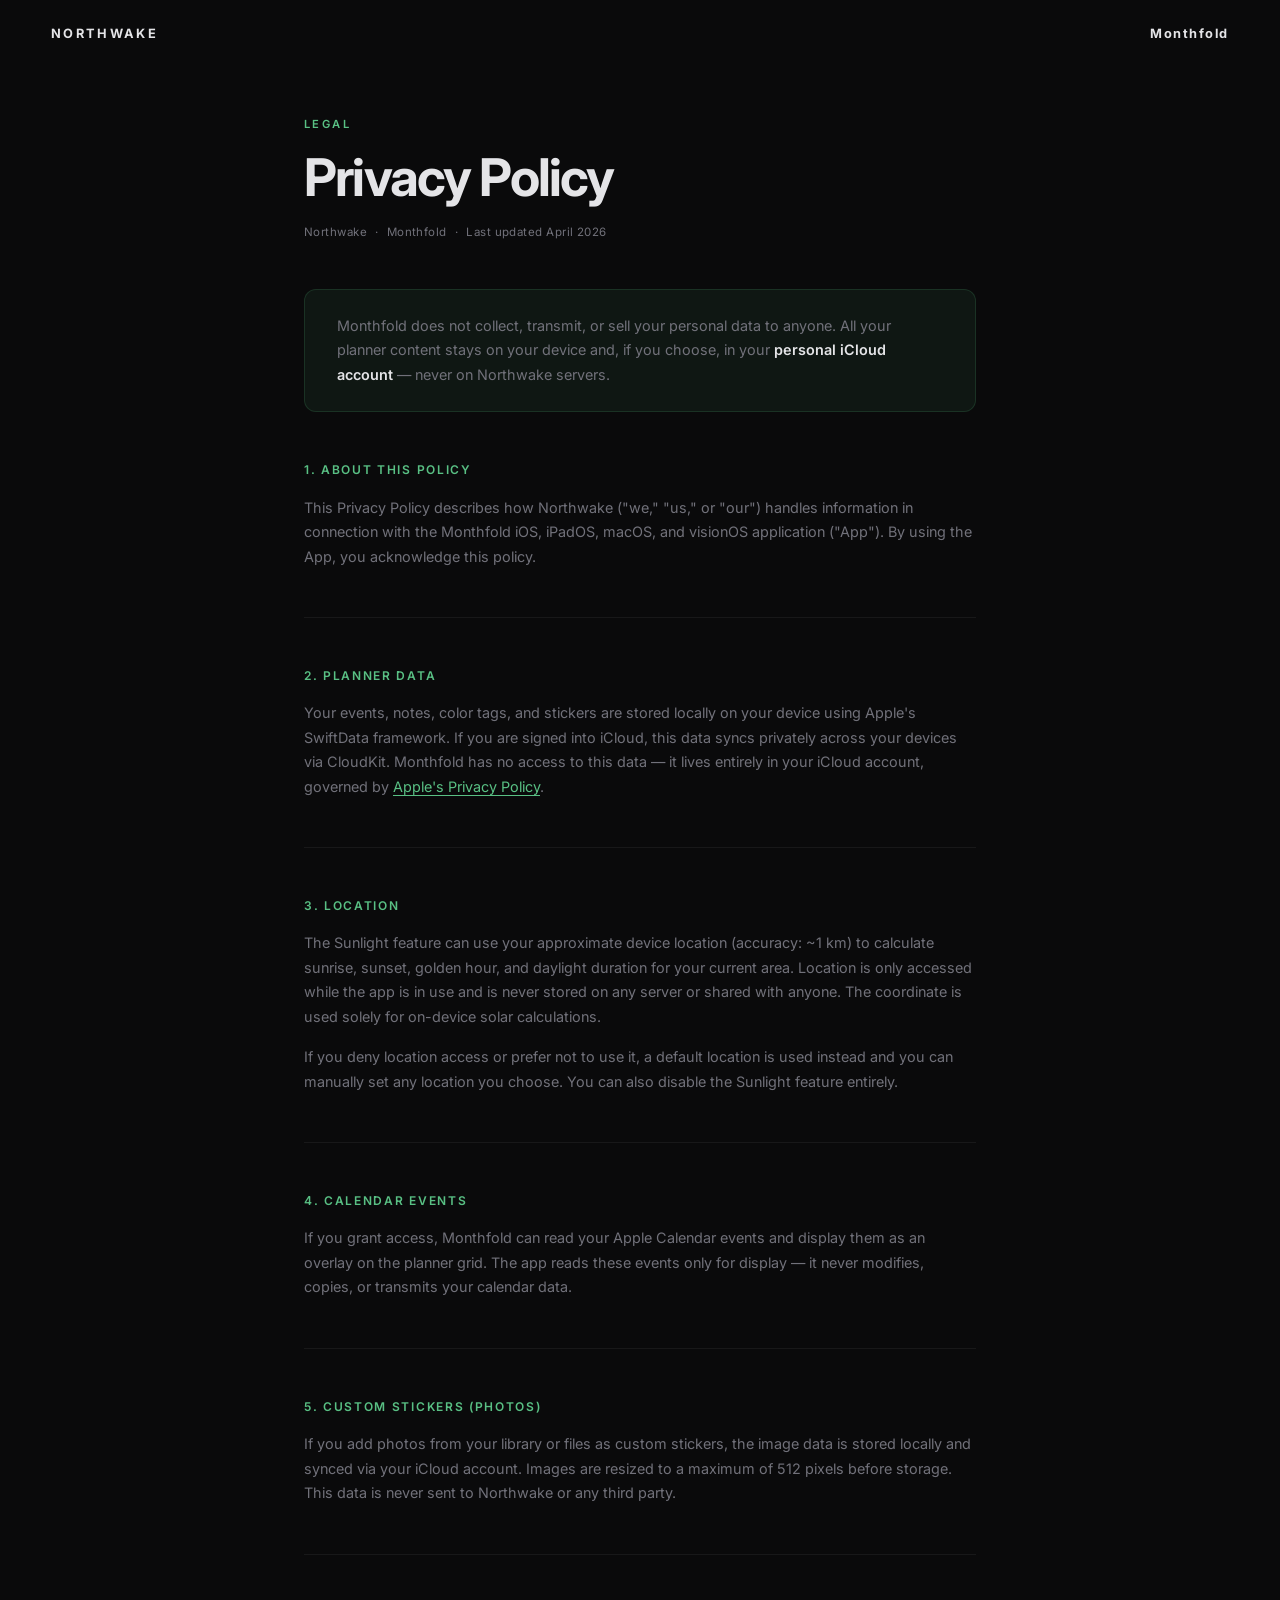
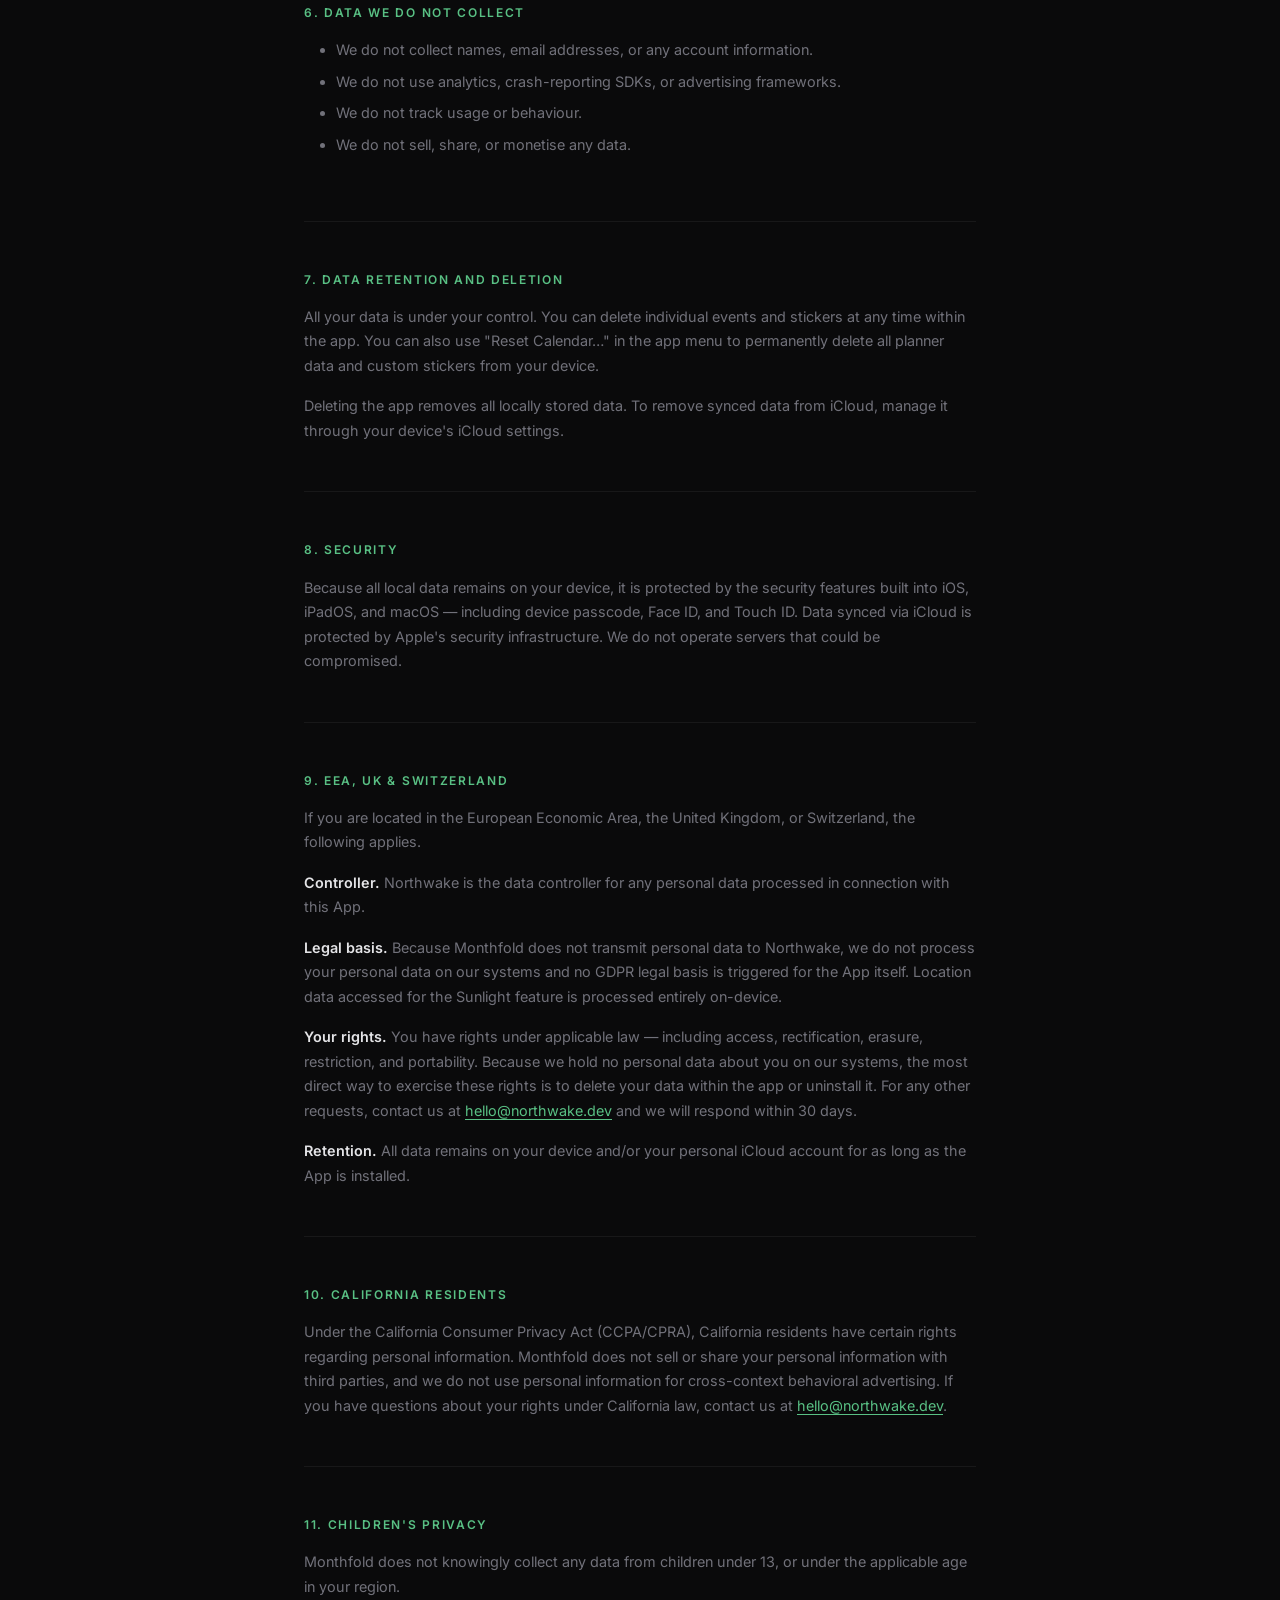
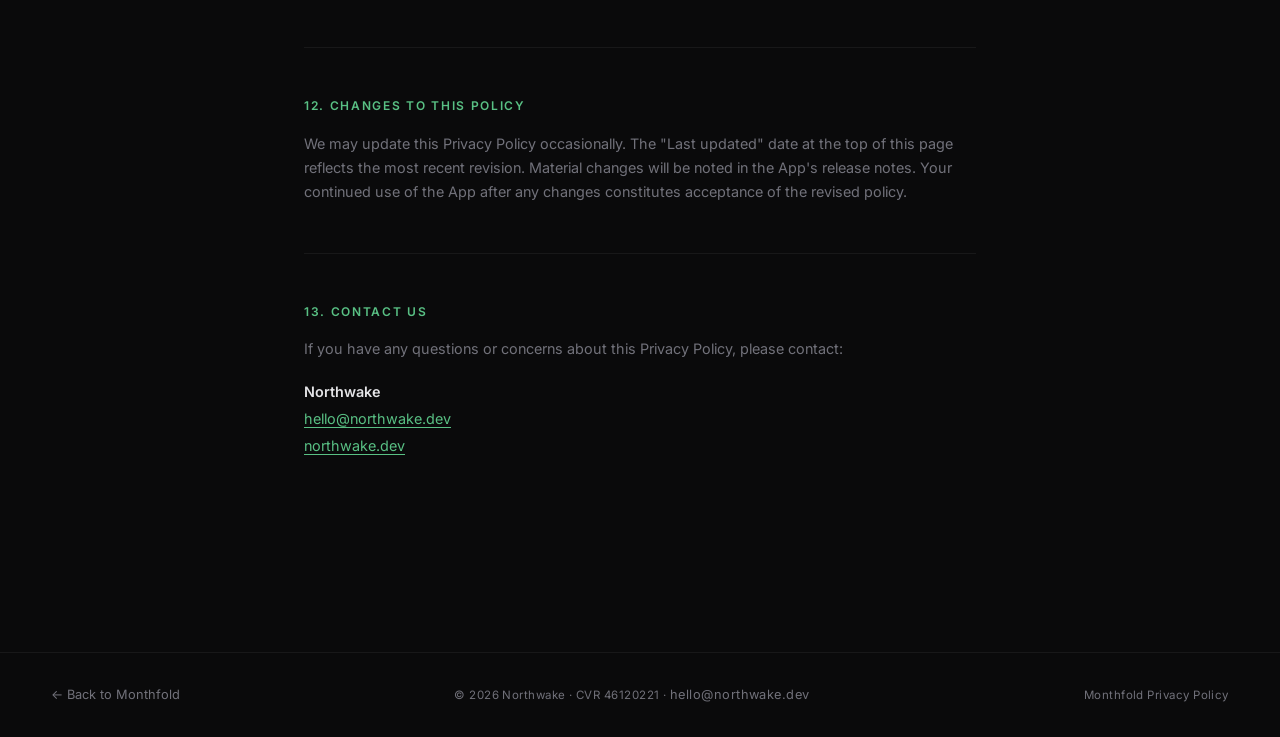
<file: monthfold/privacy.html>
<!DOCTYPE html>
<html lang="en">
<head>
  <meta charset="UTF-8">
  <meta name="viewport" content="width=device-width, initial-scale=1.0">
  <title>Privacy Policy — Monthfold</title>
  <meta name="description" content="Monthfold privacy policy. Monthfold collects no personal data. All your planner content stays on your device and, if you choose, in your personal iCloud account.">
  <link rel="canonical" href="https://northwake.dev/monthfold/privacy.html">
  <link rel="icon" href="../images/favicon.ico">
  <link rel="preconnect" href="https://fonts.googleapis.com">
  <link rel="preconnect" href="https://fonts.gstatic.com" crossorigin>
  <link href="https://fonts.googleapis.com/css2?family=Inter:wght@400;500;600;700&display=swap" rel="stylesheet">
  <link rel="stylesheet" href="../styles.css">
  <link rel="stylesheet" href="monthfold.css">
  <script defer src="https://cloud.umami.is/script.js" data-website-id="8b91c13a-1741-4610-928e-348ed407c286"></script>
</head>
<body class="monthfold-page monthfold-privacy-page">

  <a href="#privacy-main" class="skip-link">Skip to content</a>

  <div class="monthfold monthfold--doc" aria-label="Monthfold privacy policy">

    <header class="monthfold__topbar">
      <a href="../index.html" class="monthfold__brand monthfold__brand-home">NORTHWAKE</a>
      <a href="index.html" class="monthfold__brand monthfold__brand-name monthfold__brand-home">Monthfold</a>
    </header>

    <main id="privacy-main" class="monthfold__doc-main">
      <article class="monthfold__policy">

        <header class="monthfold__policy-header">
          <p class="monthfold__eyebrow">Legal</p>
          <h1 class="monthfold__title">Privacy Policy</h1>
          <p class="monthfold__policy-meta">
            <span>Northwake</span>
            <span aria-hidden="true">·</span>
            <span>Monthfold</span>
            <span aria-hidden="true">·</span>
            <time datetime="2026-04">Last updated April 2026</time>
          </p>
        </header>

        <section class="monthfold__policy-section monthfold__policy-section--highlight">
          <p class="monthfold__policy-summary">
            Monthfold does not collect, transmit, or sell your personal data to anyone. All your planner content stays on your device and, if you choose, in your <strong>personal iCloud account</strong> — never on Northwake servers.
          </p>
        </section>

        <section class="monthfold__policy-section">
          <h2>1. About This Policy</h2>
          <p>This Privacy Policy describes how Northwake ("we," "us," or "our") handles information in connection with the Monthfold iOS, iPadOS, macOS, and visionOS application ("App"). By using the App, you acknowledge this policy.</p>
        </section>

        <section class="monthfold__policy-section">
          <h2>2. Planner Data</h2>
          <p>Your events, notes, color tags, and stickers are stored locally on your device using Apple's SwiftData framework. If you are signed into iCloud, this data syncs privately across your devices via CloudKit. Monthfold has no access to this data — it lives entirely in your iCloud account, governed by <a href="https://www.apple.com/legal/privacy/" target="_blank" rel="noopener noreferrer">Apple's Privacy Policy</a>.</p>
        </section>

        <section class="monthfold__policy-section">
          <h2>3. Location</h2>
          <p>The Sunlight feature can use your approximate device location (accuracy: ~1 km) to calculate sunrise, sunset, golden hour, and daylight duration for your current area. Location is only accessed while the app is in use and is never stored on any server or shared with anyone. The coordinate is used solely for on-device solar calculations.</p>
          <p>If you deny location access or prefer not to use it, a default location is used instead and you can manually set any location you choose. You can also disable the Sunlight feature entirely.</p>
        </section>

        <section class="monthfold__policy-section">
          <h2>4. Calendar Events</h2>
          <p>If you grant access, Monthfold can read your Apple Calendar events and display them as an overlay on the planner grid. The app reads these events only for display — it never modifies, copies, or transmits your calendar data.</p>
        </section>

        <section class="monthfold__policy-section">
          <h2>5. Custom Stickers (Photos)</h2>
          <p>If you add photos from your library or files as custom stickers, the image data is stored locally and synced via your iCloud account. Images are resized to a maximum of 512 pixels before storage. This data is never sent to Northwake or any third party.</p>
        </section>

        <section class="monthfold__policy-section">
          <h2>6. Data We Do Not Collect</h2>
          <ul>
            <li>We do not collect names, email addresses, or any account information.</li>
            <li>We do not use analytics, crash-reporting SDKs, or advertising frameworks.</li>
            <li>We do not track usage or behaviour.</li>
            <li>We do not sell, share, or monetise any data.</li>
          </ul>
        </section>

        <section class="monthfold__policy-section">
          <h2>7. Data Retention and Deletion</h2>
          <p>All your data is under your control. You can delete individual events and stickers at any time within the app. You can also use "Reset Calendar…" in the app menu to permanently delete all planner data and custom stickers from your device.</p>
          <p>Deleting the app removes all locally stored data. To remove synced data from iCloud, manage it through your device's iCloud settings.</p>
        </section>

        <section class="monthfold__policy-section">
          <h2>8. Security</h2>
          <p>Because all local data remains on your device, it is protected by the security features built into iOS, iPadOS, and macOS — including device passcode, Face ID, and Touch ID. Data synced via iCloud is protected by Apple's security infrastructure. We do not operate servers that could be compromised.</p>
        </section>

        <section class="monthfold__policy-section">
          <h2>9. EEA, UK &amp; Switzerland</h2>
          <p>If you are located in the European Economic Area, the United Kingdom, or Switzerland, the following applies.</p>
          <p><strong>Controller.</strong> Northwake is the data controller for any personal data processed in connection with this App.</p>
          <p><strong>Legal basis.</strong> Because Monthfold does not transmit personal data to Northwake, we do not process your personal data on our systems and no GDPR legal basis is triggered for the App itself. Location data accessed for the Sunlight feature is processed entirely on-device.</p>
          <p><strong>Your rights.</strong> You have rights under applicable law — including access, rectification, erasure, restriction, and portability. Because we hold no personal data about you on our systems, the most direct way to exercise these rights is to delete your data within the app or uninstall it. For any other requests, contact us at <a href="mailto:hello@northwake.dev">hello@northwake.dev</a> and we will respond within 30 days.</p>
          <p><strong>Retention.</strong> All data remains on your device and/or your personal iCloud account for as long as the App is installed.</p>
        </section>

        <section class="monthfold__policy-section">
          <h2>10. California Residents</h2>
          <p>Under the California Consumer Privacy Act (CCPA/CPRA), California residents have certain rights regarding personal information. Monthfold does not sell or share your personal information with third parties, and we do not use personal information for cross-context behavioral advertising. If you have questions about your rights under California law, contact us at <a href="mailto:hello@northwake.dev">hello@northwake.dev</a>.</p>
        </section>

        <section class="monthfold__policy-section">
          <h2>11. Children's Privacy</h2>
          <p>Monthfold does not knowingly collect any data from children under 13, or under the applicable age in your region.</p>
        </section>

        <section class="monthfold__policy-section">
          <h2>12. Changes to This Policy</h2>
          <p>We may update this Privacy Policy occasionally. The "Last updated" date at the top of this page reflects the most recent revision. Material changes will be noted in the App's release notes. Your continued use of the App after any changes constitutes acceptance of the revised policy.</p>
        </section>

        <section class="monthfold__policy-section">
          <h2>13. Contact Us</h2>
          <p>If you have any questions or concerns about this Privacy Policy, please contact:</p>
          <address class="monthfold__policy-contact">
            <strong>Northwake</strong><br>
            <a href="mailto:hello@northwake.dev">hello@northwake.dev</a><br>
            <a href="https://northwake.dev" target="_blank" rel="noopener noreferrer">northwake.dev</a>
          </address>
        </section>

      </article>
    </main>

    <footer class="monthfold__footer">
      <a href="index.html">&larr; Back to Monthfold</a>
      <span>&copy; 2026 Northwake &middot; CVR 46120221 &middot; <a href="mailto:hello@northwake.dev">hello@northwake.dev</a></span>
      <span>Monthfold Privacy Policy</span>
    </footer>

  </div>

  <script data-goatcounter="https://northwake.goatcounter.com/count" async src="//gc.zgo.at/count.js"></script>
</body>
</html>
</file>
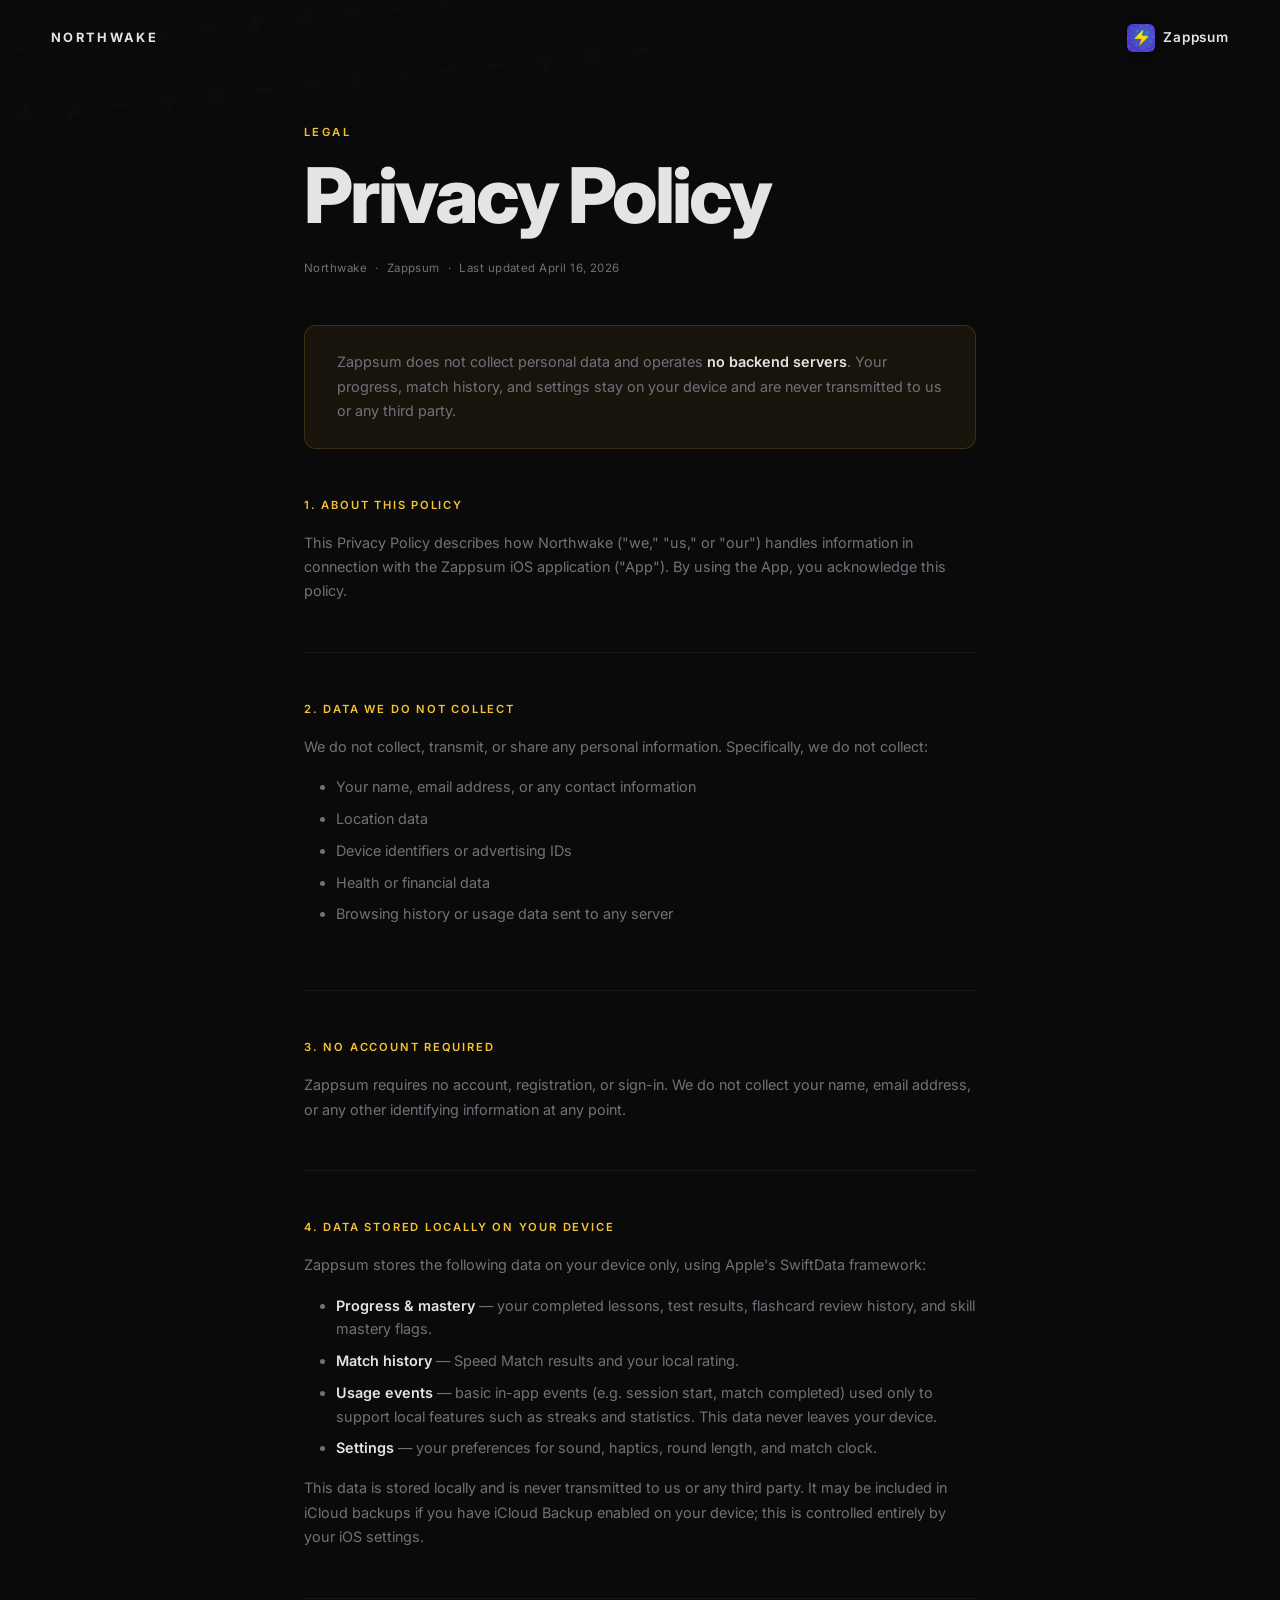
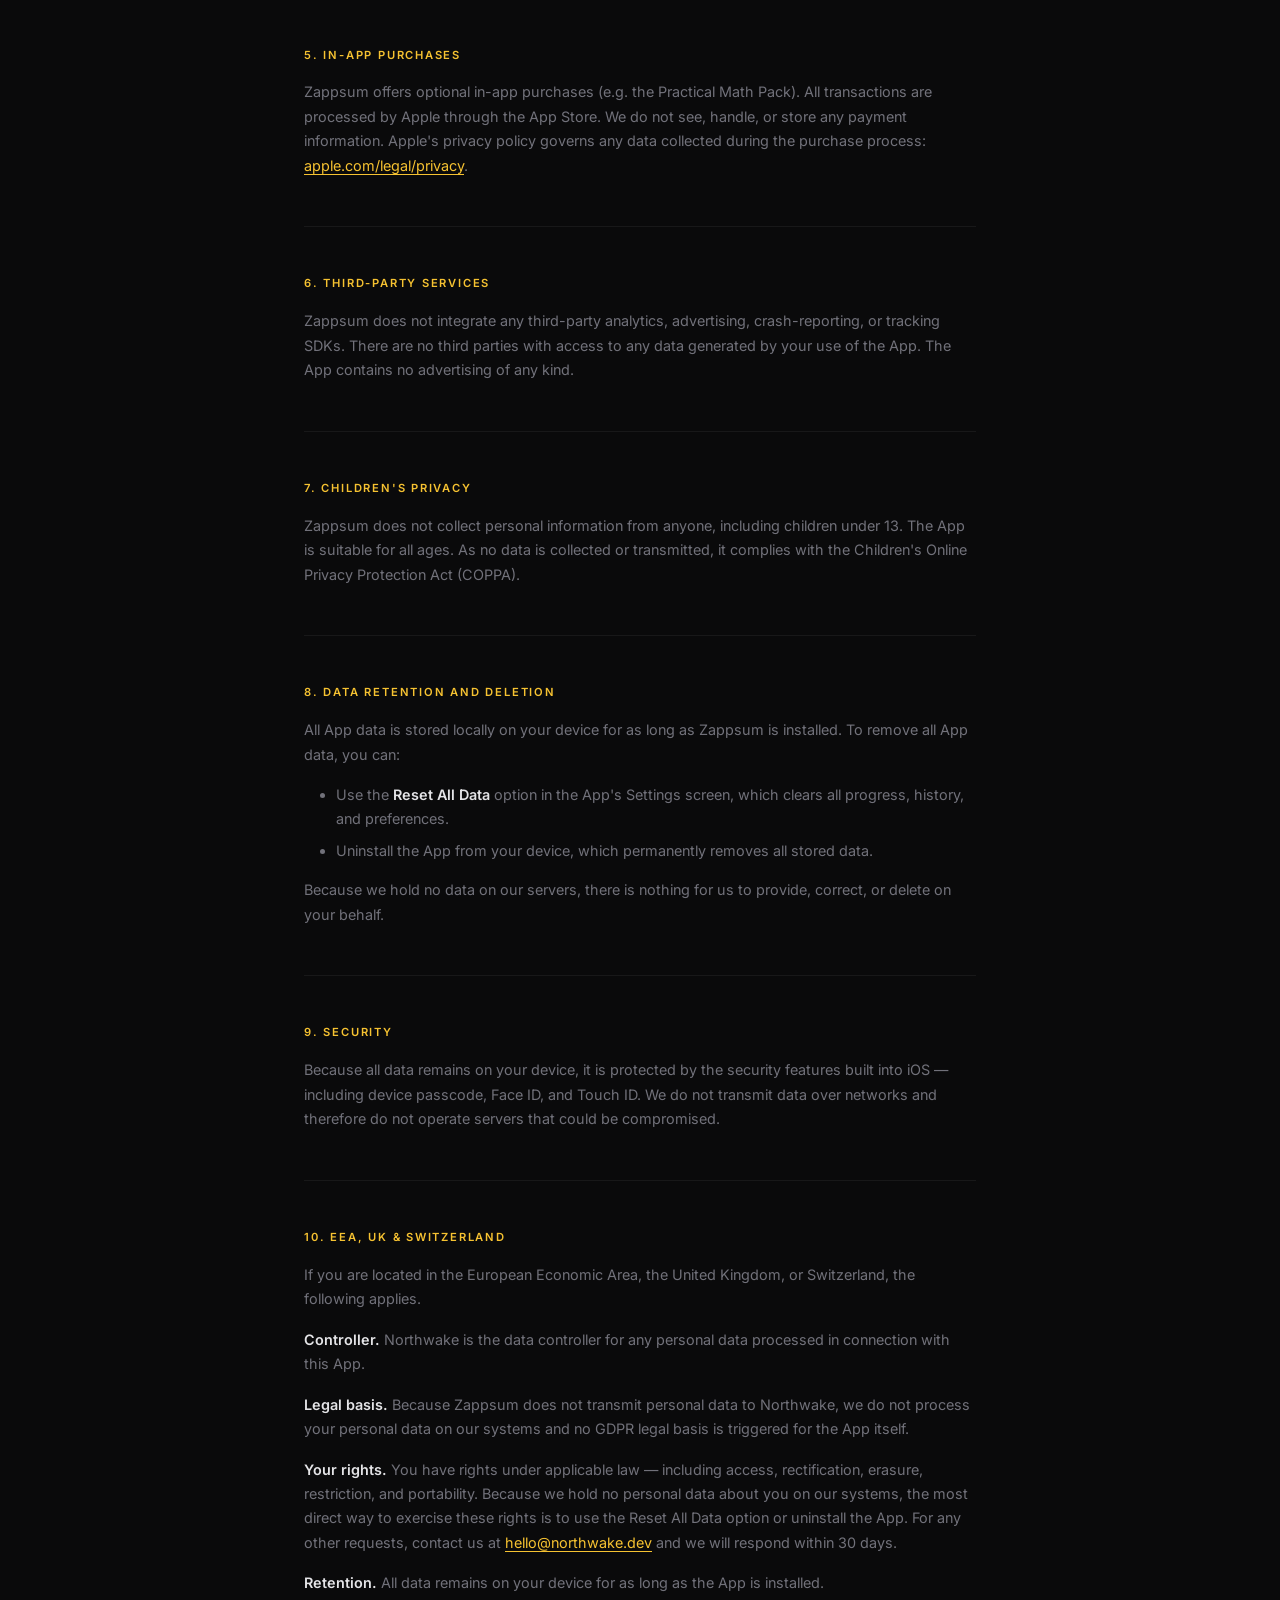
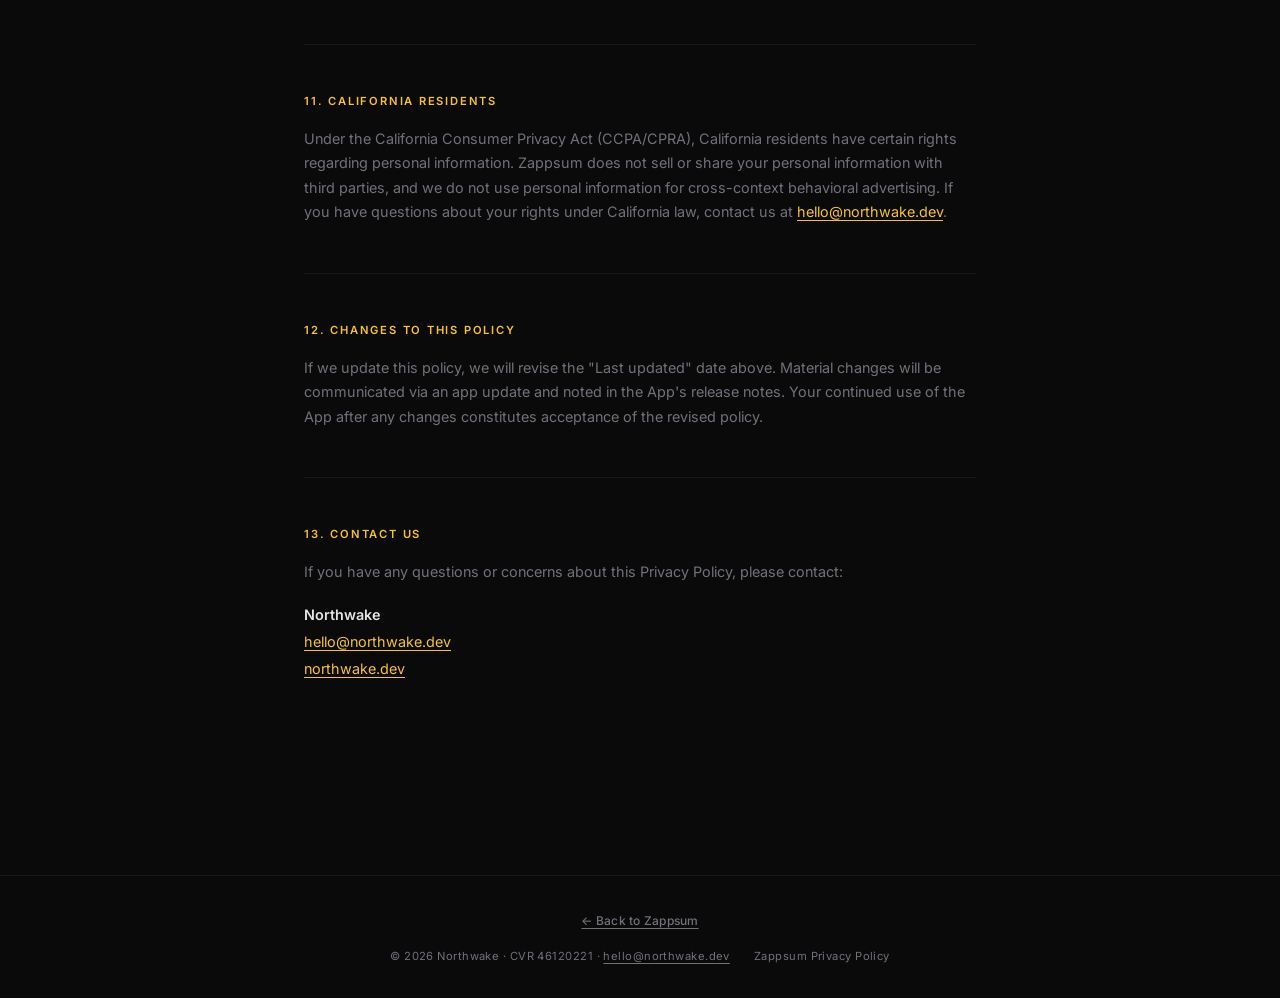
<file: zappsum/privacy.html>
<!DOCTYPE html>
<html lang="en">
<head>
  <meta charset="UTF-8">
  <meta name="viewport" content="width=device-width, initial-scale=1.0">
  <title>Privacy Policy — Zappsum</title>
  <meta name="description" content="Zappsum privacy policy. Zappsum collects no personal data. All progress, match history, and settings are stored locally on your device.">
  <link rel="canonical" href="https://northwake.dev/zappsum/privacy.html">
  <link rel="icon" href="../images/favicon.ico">
  <link rel="apple-touch-icon" href="../assets/zappsum/zappsum-icon.png">
  <link rel="preconnect" href="https://fonts.googleapis.com">
  <link rel="preconnect" href="https://fonts.gstatic.com" crossorigin>
  <link href="https://fonts.googleapis.com/css2?family=Inter:wght@400;500;600;700;800&display=swap" rel="stylesheet">
  <link rel="stylesheet" href="../styles.css">
  <link rel="stylesheet" href="zappsum.css">
  <script defer src="https://cloud.umami.is/script.js" data-website-id="8b91c13a-1741-4610-928e-348ed407c286"></script>
</head>
<body class="zappsum-page">

  <a href="#privacy-main" class="skip-link">Skip to content</a>

  <div class="zappsum zappsum--doc" aria-label="Zappsum privacy policy">

    <div class="zappsum__bg-wash" aria-hidden="true">
      + × ÷ − + × ÷ − + × ÷ −
      × ÷ − + × ÷ − + × ÷ − +
      ÷ − + × ÷ − + × ÷ − + ×
      − + × ÷ − + × ÷ − + × ÷
    </div>

    <header class="zappsum__topbar">
      <a href="../index.html" class="zappsum__brand zappsum__brand-home">NORTHWAKE</a>
      <a href="index.html" class="zappsum__brand zappsum__brand-lockup zappsum__brand-home">
        <img class="zappsum__brand-icon" src="../assets/zappsum/zappsum-icon.png" width="28" height="28" alt="" decoding="async">
        <span class="zappsum__brand-name">Zappsum</span>
      </a>
    </header>

    <main id="privacy-main" class="zappsum__doc-main">
      <article class="zappsum__policy">

        <header class="zappsum__policy-header">
          <p class="zappsum__eyebrow">Legal</p>
          <h1 class="zappsum__title">Privacy Policy</h1>
          <p class="zappsum__policy-meta">
            <span>Northwake</span>
            <span aria-hidden="true">·</span>
            <span>Zappsum</span>
            <span aria-hidden="true">·</span>
            <time datetime="2026-04-16">Last updated April 16, 2026</time>
          </p>
        </header>

        <section class="zappsum__policy-section zappsum__policy-section--highlight">
          <p class="zappsum__policy-summary">
            Zappsum does not collect personal data and operates <strong>no backend servers</strong>. Your progress, match history, and settings stay on your device and are never transmitted to us or any third party.
          </p>
        </section>

        <section class="zappsum__policy-section">
          <h2>1. About This Policy</h2>
          <p>This Privacy Policy describes how Northwake ("we," "us," or "our") handles information in connection with the Zappsum iOS application ("App"). By using the App, you acknowledge this policy.</p>
        </section>

        <section class="zappsum__policy-section">
          <h2>2. Data We Do Not Collect</h2>
          <p>We do not collect, transmit, or share any personal information. Specifically, we do not collect:</p>
          <ul>
            <li>Your name, email address, or any contact information</li>
            <li>Location data</li>
            <li>Device identifiers or advertising IDs</li>
            <li>Health or financial data</li>
            <li>Browsing history or usage data sent to any server</li>
          </ul>
        </section>

        <section class="zappsum__policy-section">
          <h2>3. No Account Required</h2>
          <p>Zappsum requires no account, registration, or sign-in. We do not collect your name, email address, or any other identifying information at any point.</p>
        </section>

        <section class="zappsum__policy-section">
          <h2>4. Data Stored Locally on Your Device</h2>
          <p>Zappsum stores the following data on your device only, using Apple's SwiftData framework:</p>
          <ul>
            <li><strong>Progress &amp; mastery</strong> — your completed lessons, test results, flashcard review history, and skill mastery flags.</li>
            <li><strong>Match history</strong> — Speed Match results and your local rating.</li>
            <li><strong>Usage events</strong> — basic in-app events (e.g. session start, match completed) used only to support local features such as streaks and statistics. This data never leaves your device.</li>
            <li><strong>Settings</strong> — your preferences for sound, haptics, round length, and match clock.</li>
          </ul>
          <p>This data is stored locally and is never transmitted to us or any third party. It may be included in iCloud backups if you have iCloud Backup enabled on your device; this is controlled entirely by your iOS settings.</p>
        </section>

        <section class="zappsum__policy-section">
          <h2>5. In-App Purchases</h2>
          <p>Zappsum offers optional in-app purchases (e.g. the Practical Math Pack). All transactions are processed by Apple through the App Store. We do not see, handle, or store any payment information. Apple's privacy policy governs any data collected during the purchase process: <a href="https://www.apple.com/legal/privacy/" target="_blank" rel="noopener noreferrer">apple.com/legal/privacy</a>.</p>
        </section>

        <section class="zappsum__policy-section">
          <h2>6. Third-Party Services</h2>
          <p>Zappsum does not integrate any third-party analytics, advertising, crash-reporting, or tracking SDKs. There are no third parties with access to any data generated by your use of the App. The App contains no advertising of any kind.</p>
        </section>

        <section class="zappsum__policy-section">
          <h2>7. Children's Privacy</h2>
          <p>Zappsum does not collect personal information from anyone, including children under 13. The App is suitable for all ages. As no data is collected or transmitted, it complies with the Children's Online Privacy Protection Act (COPPA).</p>
        </section>

        <section class="zappsum__policy-section">
          <h2>8. Data Retention and Deletion</h2>
          <p>All App data is stored locally on your device for as long as Zappsum is installed. To remove all App data, you can:</p>
          <ul>
            <li>Use the <strong>Reset All Data</strong> option in the App's Settings screen, which clears all progress, history, and preferences.</li>
            <li>Uninstall the App from your device, which permanently removes all stored data.</li>
          </ul>
          <p>Because we hold no data on our servers, there is nothing for us to provide, correct, or delete on your behalf.</p>
        </section>

        <section class="zappsum__policy-section">
          <h2>9. Security</h2>
          <p>Because all data remains on your device, it is protected by the security features built into iOS — including device passcode, Face ID, and Touch ID. We do not transmit data over networks and therefore do not operate servers that could be compromised.</p>
        </section>

        <section class="zappsum__policy-section">
          <h2>10. EEA, UK &amp; Switzerland</h2>
          <p>If you are located in the European Economic Area, the United Kingdom, or Switzerland, the following applies.</p>
          <p><strong>Controller.</strong> Northwake is the data controller for any personal data processed in connection with this App.</p>
          <p><strong>Legal basis.</strong> Because Zappsum does not transmit personal data to Northwake, we do not process your personal data on our systems and no GDPR legal basis is triggered for the App itself.</p>
          <p><strong>Your rights.</strong> You have rights under applicable law — including access, rectification, erasure, restriction, and portability. Because we hold no personal data about you on our systems, the most direct way to exercise these rights is to use the Reset All Data option or uninstall the App. For any other requests, contact us at <a href="mailto:hello@northwake.dev">hello@northwake.dev</a> and we will respond within 30 days.</p>
          <p><strong>Retention.</strong> All data remains on your device for as long as the App is installed.</p>
        </section>

        <section class="zappsum__policy-section">
          <h2>11. California Residents</h2>
          <p>Under the California Consumer Privacy Act (CCPA/CPRA), California residents have certain rights regarding personal information. Zappsum does not sell or share your personal information with third parties, and we do not use personal information for cross-context behavioral advertising. If you have questions about your rights under California law, contact us at <a href="mailto:hello@northwake.dev">hello@northwake.dev</a>.</p>
        </section>

        <section class="zappsum__policy-section">
          <h2>12. Changes to This Policy</h2>
          <p>If we update this policy, we will revise the "Last updated" date above. Material changes will be communicated via an app update and noted in the App's release notes. Your continued use of the App after any changes constitutes acceptance of the revised policy.</p>
        </section>

        <section class="zappsum__policy-section">
          <h2>13. Contact Us</h2>
          <p>If you have any questions or concerns about this Privacy Policy, please contact:</p>
          <address class="zappsum__policy-contact">
            <strong>Northwake</strong><br>
            <a href="mailto:hello@northwake.dev">hello@northwake.dev</a><br>
            <a href="https://northwake.dev" target="_blank" rel="noopener noreferrer">northwake.dev</a>
          </address>
        </section>

      </article>
    </main>

    <footer class="zappsum__footer">
      <p class="zappsum__footer-tagline">
        <a href="index.html" class="zappsum__footer-back">&larr; Back to Zappsum</a>
      </p>
      <div class="zappsum__footer-meta">
        <span>&copy; 2026 Northwake &middot; CVR 46120221 &middot; <a href="mailto:hello@northwake.dev">hello@northwake.dev</a></span>
        <span>Zappsum Privacy Policy</span>
      </div>
    </footer>

  </div>

  <script data-goatcounter="https://northwake.goatcounter.com/count" async src="//gc.zgo.at/count.js"></script>
</body>
</html>
</file>
<file: styles.css>
/* ================================================
   NORTHWAKE — Single-Screen Portfolio
   ================================================ */

/* --- Design Tokens --- */
:root {
  --color-bg:           #0a0a0b;
  --color-surface:      #111113;
  --color-border:       rgba(255, 255, 255, 0.06);
  --color-border-hover: rgba(160, 240, 237, 0.25);
  --color-text:         #e4e4e7;
  --color-text-muted:   #71717a;
  --color-accent:       #a0f0ed;
  --color-accent-dim:   rgba(160, 240, 237, 0.08);
  --color-glow:         rgba(160, 240, 237, 0.15);

  --font-sans: "Inter", -apple-system, BlinkMacSystemFont, "Segoe UI", Roboto, sans-serif;

  --space-1:  0.25rem;
  --space-2:  0.5rem;
  --space-3:  1rem;
  --space-4:  1.5rem;
  --space-5:  2rem;
  --space-6:  3rem;
  --space-7:  4rem;
  --space-8:  6rem;

  --radius-sm: 6px;
  --radius-md: 12px;
  --radius-lg: 16px;

  --ease-out-expo: cubic-bezier(0.16, 1, 0.3, 1);
  --duration: 0.6s;
}


/* --- Reset --- */
*, *::before, *::after {
  margin: 0;
  padding: 0;
  box-sizing: border-box;
}

html {
  -webkit-font-smoothing: antialiased;
  -moz-osx-font-smoothing: grayscale;
}

body {
  font-family: var(--font-sans);
  font-size: 1rem;
  line-height: 1.6;
  color: var(--color-text);
  background: var(--color-bg);
  overflow: hidden;
  height: 100dvh;
  width: 100vw;
  display: flex;
  flex-direction: column;
}

::selection {
  background: var(--color-accent);
  color: var(--color-bg);
}

img, svg {
  display: block;
  max-width: 100%;
}

a { color: inherit; text-decoration: none; }
button { font: inherit; border: none; background: none; cursor: pointer; color: inherit; }


/* --- Skip Link --- */
.skip-link {
  position: absolute;
  top: -100%;
  left: var(--space-3);
  background: var(--color-accent);
  color: var(--color-bg);
  padding: var(--space-2) var(--space-3);
  border-radius: var(--radius-sm);
  font-weight: 600;
  font-size: 0.875rem;
  z-index: 1000;
  transition: top 0.2s ease;
}
.skip-link:focus {
  top: var(--space-3);
}


/* --- Visually hidden (a11y + SEO content kept out of the visual layout) --- */
.visually-hidden {
  position: absolute;
  width: 1px;
  height: 1px;
  padding: 0;
  margin: -1px;
  overflow: hidden;
  clip: rect(0, 0, 0, 0);
  white-space: nowrap;
  border: 0;
}


/* ================================================
   TOP BAR
   ================================================ */
.topbar {
  display: flex;
  align-items: center;
  justify-content: space-between;
  padding: var(--space-4) clamp(var(--space-4), 4vw, var(--space-8));
  flex-shrink: 0;
  position: relative;
  z-index: 10;
}

.topbar__brand {
  font-size: 0.8rem;
  font-weight: 700;
  letter-spacing: 0.18em;
  color: var(--color-text);
  text-decoration: none;
  transition: color 0.3s ease;
}
.topbar__brand:hover {
  color: var(--color-accent);
}
.topbar__brand:focus-visible {
  outline: 2px solid var(--color-accent);
  outline-offset: 3px;
}

.topbar__contact {
  font-size: 0.75rem;
  font-weight: 400;
  color: var(--color-text-muted);
  letter-spacing: 0.02em;
  transition: color 0.3s ease;
}
.topbar__contact:hover {
  color: var(--color-accent);
}
.topbar__contact:focus-visible {
  outline: 2px solid var(--color-accent);
  outline-offset: 3px;
}


/* ================================================
   MAIN STAGE
   ================================================ */
.stage {
  flex: 1;
  display: grid;
  grid-template-columns: minmax(280px, 0.38fr) 1fr;
  align-items: center;
  gap: var(--space-5);
  padding: 0 clamp(var(--space-4), 4vw, var(--space-8));
  min-height: 0;
  position: relative;
  overflow: hidden;
}


/* ================================================
   INFO PANEL
   ================================================ */
.stage__info {
  z-index: 5;
  padding-left: clamp(0px, 2vw, 40px);
  max-width: 420px;
}

.stage__counter {
  font-size: 0.7rem;
  font-weight: 500;
  letter-spacing: 0.2em;
  text-transform: uppercase;
  color: var(--color-accent);
  margin-bottom: var(--space-4);
  font-variant-numeric: tabular-nums;
}

.stage__title {
  font-size: clamp(1.75rem, 3.5vw, 3rem);
  font-weight: 700;
  letter-spacing: -0.03em;
  line-height: 1.1;
  color: var(--color-text);
  margin-bottom: var(--space-3);
}

.stage__desc {
  font-size: clamp(0.85rem, 1.2vw, 0.95rem);
  color: var(--color-text-muted);
  line-height: 1.6;
  margin-bottom: var(--space-5);
  max-width: 340px;
}

.stage__link {
  display: inline-flex;
  align-items: center;
  gap: var(--space-2);
  font-size: 0.8rem;
  font-weight: 500;
  letter-spacing: 0.06em;
  color: var(--color-text);
  padding-bottom: 2px;
  border-bottom: 1px solid rgba(255, 255, 255, 0.15);
  transition: color 0.3s ease, border-color 0.3s ease;
}
.stage__link:hover {
  color: var(--color-accent);
  border-bottom-color: var(--color-accent);
}
.stage__link:focus-visible {
  outline: 2px solid var(--color-accent);
  outline-offset: 3px;
}

/* Info panel crossfade */
.stage__title,
.stage__desc,
.stage__link,
.stage__counter {
  transition: opacity var(--duration) var(--ease-out-expo),
              transform var(--duration) var(--ease-out-expo);
}

.stage__info.is-transitioning .stage__counter {
  opacity: 0;
  transform: translateY(8px);
}
.stage__info.is-transitioning .stage__title {
  opacity: 0;
  transform: translateY(10px);
  transition-delay: 0.03s;
}
.stage__info.is-transitioning .stage__desc {
  opacity: 0;
  transform: translateY(10px);
  transition-delay: 0.06s;
}
.stage__info.is-transitioning .stage__link {
  opacity: 0;
  transform: translateY(10px);
  transition-delay: 0.09s;
}


/* ================================================
   CAROUSEL
   ================================================ */
.carousel {
  position: relative;
  width: 100%;
  height: 100%;
  display: flex;
  align-items: center;
  justify-content: center;
}

.carousel__viewport {
  position: relative;
  width: 100%;
  height: 70%;
  max-height: 520px;
  perspective: 1200px;
}

.carousel__slide {
  position: absolute;
  inset: 0;
  display: flex;
  align-items: center;
  justify-content: center;
  transition: transform var(--duration) var(--ease-out-expo),
              opacity var(--duration) var(--ease-out-expo),
              filter var(--duration) var(--ease-out-expo);
  will-change: transform, opacity, filter;
  pointer-events: none;
  opacity: 0;
}

.carousel__slide[aria-current="true"] {
  pointer-events: auto;
  z-index: 3;
  opacity: 1;
}

/* Anchor wraps the card so each slide is a real, crawlable link. The link
   stretches over the same area as the card and stays out of the way of the
   3D layout — visuals are unchanged. */
.carousel__slide-link {
  display: flex;
  align-items: center;
  justify-content: center;
  width: 100%;
  height: 100%;
  color: inherit;
  text-decoration: none;
  -webkit-tap-highlight-color: transparent;
  outline: none;
}
.carousel__slide-link:focus-visible {
  outline: 2px solid var(--color-accent);
  outline-offset: 6px;
  border-radius: var(--radius-lg);
}

.carousel__card {
  width: clamp(260px, 36vw, 480px);
  height: 100%;
  border-radius: var(--radius-lg);
  cursor: pointer;
  background: linear-gradient(
    145deg,
    hsl(var(--card-hue, 174) 35% 14%) 0%,
    hsl(var(--card-hue, 174) 25% 8%) 100%
  );
  border: 1px solid var(--color-border);
  overflow: hidden;
  position: relative;
  display: flex;
  align-items: flex-end;
  padding: var(--space-5);
  box-shadow:
    0 4px 60px rgba(0, 0, 0, 0.4),
    0 0 80px hsla(var(--card-hue, 174), 40%, 50%, 0.04);
  transition: border-color 0.4s ease, box-shadow 0.4s ease;
}

.carousel__slide[aria-current="true"] .carousel__card:hover {
  border-color: var(--color-border-hover);
  box-shadow:
    0 8px 80px rgba(0, 0, 0, 0.5),
    0 0 100px hsla(var(--card-hue, 174), 40%, 50%, 0.08);
}

.carousel__card-title {
  font-size: clamp(2.5rem, 5vw, 5rem);
  font-weight: 800;
  letter-spacing: -0.04em;
  line-height: 1;
  color: rgba(255, 255, 255, 0.06);
  user-select: none;
}

/* Card with hero image */
.carousel__card--has-image {
  padding: 0;
  align-items: stretch;
}

.carousel__card-image {
  position: absolute;
  inset: 0;
  width: 100%;
  height: 100%;
  object-fit: cover;
  object-position: center 30%;
}

/* Wide / panoramic previews — show full asset without side crop */
.carousel__card--image-contain .carousel__card-image {
  object-fit: contain;
  object-position: center center;
}

/* KanaFlip — vivid violet card */
.carousel__card--kanaflip {
  --kf-h: 262;
  background:
    radial-gradient(ellipse 130% 55% at 50% -8%,  hsla(var(--kf-h) 80% 72% / 0.55) 0%, transparent 50%),
    radial-gradient(ellipse 90%  70% at -5% 105%, hsla(290 75% 60% / 0.40) 0%, transparent 52%),
    radial-gradient(ellipse 70%  60% at 108% 95%, hsla(318 70% 62% / 0.32) 0%, transparent 50%),
    radial-gradient(ellipse 60%  40% at 80%   5%, hsla(210 80% 70% / 0.18) 0%, transparent 45%),
    linear-gradient(
      158deg,
      hsl(var(--kf-h) 38% 14%) 0%,
      hsl(270 34% 10%) 50%,
      hsl(280 28%  7%) 100%
    );
  border-color: hsla(var(--kf-h) 60% 70% / 0.18);
}

/* Diagonal stripe + glow overlays */
.carousel__card--kanaflip::after {
  content: "";
  position: absolute;
  inset: 0;
  border-radius: inherit;
  z-index: 1;
  pointer-events: none;
  background:
    radial-gradient(ellipse 100% 50% at 50% 110%, hsla(var(--kf-h) 65% 42% / 0.5) 0%, transparent 60%),
    radial-gradient(circle at 15% 15%, hsla(0, 0%, 100%, 0.10) 0%, transparent 30%),
    radial-gradient(circle at 90% 28%, hsla(300 70% 75% / 0.12) 0%, transparent 25%),
    repeating-linear-gradient(
      -32deg,
      transparent 0,
      transparent 18px,
      hsla(0, 0%, 100%, 0.025) 18px,
      hsla(0, 0%, 100%, 0.025) 19px
    );
}

/* Kana character wash */
.kanaflip-card__wash {
  position: absolute;
  inset: 0;
  z-index: 0;
  pointer-events: none;
  overflow: hidden;
  display: flex;
  flex-wrap: wrap;
  align-content: flex-start;
  padding: var(--space-3);
  gap: 0.1em;
  font-family: "Noto Sans JP", "Hiragino Sans", "Yu Gothic", sans-serif;
  font-size: clamp(1.6rem, 3.8vw, 2.2rem);
  font-weight: 700;
  line-height: 1.2;
  letter-spacing: 0.06em;
  color: hsla(var(--kf-h) 70% 90% / 0.13);
  transform: rotate(-8deg) scale(1.14) translateY(-4%);
  transform-origin: center;
  user-select: none;
  transition: color 0.5s ease;
}

.carousel__slide[aria-current="true"] .carousel__card--kanaflip:hover .kanaflip-card__wash {
  color: hsla(var(--kf-h) 70% 90% / 0.20);
}

@media (prefers-reduced-motion: no-preference) {
  .kanaflip-card__wash {
    animation: kanaCardDrift 22s ease-in-out infinite alternate;
  }
}

@keyframes kanaCardDrift {
  from { transform: rotate(-8deg) scale(1.14) translateY(-4%); }
  to   { transform: rotate(-7deg) scale(1.16) translateY(-7%); }
}

.carousel__card--kanaflip .carousel__card-image {
  z-index: 2;
  padding: clamp(1rem, 4%, 2.5rem) clamp(1.5rem, 6%, 4rem);
}

.carousel__card--kanaflip .carousel__card-icon {
  z-index: 3;
}


/* Zappsum — centered icon card */
.carousel__card--zappsum {
  background:
    radial-gradient(ellipse 80% 55% at 50% 62%, hsla(44 90% 52% / 0.18) 0%, transparent 55%),
    radial-gradient(ellipse 100% 70% at 50% -5%, hsla(252 70% 60% / 0.45) 0%, transparent 52%),
    radial-gradient(ellipse 60% 50% at 0%  100%, hsla(270 65% 48% / 0.28) 0%, transparent 52%),
    radial-gradient(ellipse 50% 45% at 100% 95%, hsla(240 60% 45% / 0.20) 0%, transparent 50%),
    linear-gradient(165deg, hsl(252 38% 13%) 0%, hsl(258 28% 8%) 60%, hsl(245 24% 6%) 100%);
  border-color: hsla(252 55% 65% / 0.22);
  align-items: center;
  justify-content: center;
}

/* Centered app icon — large, prominent */
.zappsum-card__app-icon {
  position: absolute;
  inset: 0;
  margin: auto;
  width: min(58%, 200px);
  height: auto;
  display: block;
  border-radius: 22.5%;
  box-shadow:
    0 0 0 1px hsla(252 60% 80% / 0.15),
    0 12px 48px rgba(0, 0, 0, 0.65),
    0 0 60px hsla(252 60% 55% / 0.35),
    0 4px 80px hsla(44 90% 55% / 0.20);
  z-index: 2;
}

@media (prefers-reduced-motion: no-preference) {
  .zappsum-card__app-icon {
    animation: zsIconCardFloat 7s ease-in-out infinite;
  }
}

@keyframes zsIconCardFloat {
  0%, 100% { transform: translateY(0); }
  50%       { transform: translateY(-7px); }
}


.carousel__card-icon {
  position: absolute;
  bottom: var(--space-4);
  left: var(--space-4);
  width: 40px;
  height: 40px;
  border-radius: 10px;
  box-shadow: 0 2px 12px rgba(0, 0, 0, 0.4);
  z-index: 1;
}

/* Coming soon badge */
.carousel__card--coming-soon::after {
  content: "Coming Soon";
  position: absolute;
  top: var(--space-4);
  right: var(--space-4);
  font-size: 0.6rem;
  font-weight: 600;
  letter-spacing: 0.14em;
  text-transform: uppercase;
  color: var(--color-bg);
  background: var(--color-accent);
  padding: 4px 10px;
  border-radius: 999px;
  z-index: 2;
  pointer-events: none;
}

/* Coming soon link state */
.stage__link--coming-soon {
  color: var(--color-text-muted);
  border-bottom-color: rgba(255, 255, 255, 0.08);
  pointer-events: none;
  cursor: default;
  letter-spacing: 0.1em;
  font-size: 0.75rem;
}

/* Ambient glow behind active card */
.carousel__slide[aria-current="true"] .carousel__card::before {
  content: "";
  position: absolute;
  inset: -40%;
  background: radial-gradient(
    ellipse at center,
    hsla(var(--card-hue, 174), 50%, 40%, 0.08) 0%,
    transparent 70%
  );
  pointer-events: none;
  z-index: -1;
  animation: glowPulse 8s ease-in-out infinite;
}


/* ================================================
   BOTTOM BAR
   ================================================ */
.bottombar {
  display: flex;
  align-items: center;
  justify-content: space-between;
  padding: var(--space-4) clamp(var(--space-4), 4vw, var(--space-8));
  flex-shrink: 0;
  position: relative;
  z-index: 10;
}

.bottombar__nav {
  display: flex;
  gap: var(--space-1);
}

.bottombar__dot {
  font-size: 0.65rem;
  font-weight: 500;
  letter-spacing: 0.1em;
  color: var(--color-text-muted);
  padding: var(--space-2) var(--space-2);
  border-radius: var(--radius-sm);
  transition: color 0.3s ease, background 0.3s ease;
  font-variant-numeric: tabular-nums;
}
.bottombar__dot:hover {
  color: var(--color-text);
  background: rgba(255, 255, 255, 0.04);
}
.bottombar__dot.is-active {
  color: var(--color-accent);
}
.bottombar__dot:focus-visible {
  outline: 2px solid var(--color-accent);
  outline-offset: 2px;
}

.bottombar__hint {
  font-size: 0.65rem;
  font-weight: 400;
  letter-spacing: 0.15em;
  text-transform: uppercase;
  color: var(--color-text-muted);
  transition: opacity 0.6s ease;
  position: absolute;
  left: 50%;
  transform: translateX(-50%);
}
.bottombar__hint.is-hidden {
  opacity: 0;
  pointer-events: none;
}

.bottombar__copy {
  font-size: 0.65rem;
  color: var(--color-text-muted);
  letter-spacing: 0.02em;
}

.bottombar__meta {
  display: flex;
  align-items: center;
  gap: var(--space-2);
}

.bottombar__about {
  font-size: 0.65rem;
  letter-spacing: 0.02em;
  color: var(--color-text-muted);
  padding: 0;
  transition: color 0.3s ease;
}
.bottombar__about:hover {
  color: var(--color-text);
}
.bottombar__about:focus-visible {
  outline: 2px solid var(--color-accent);
  outline-offset: 3px;
  border-radius: 2px;
}

.bottombar__sep {
  font-size: 0.65rem;
  color: var(--color-text-muted);
  opacity: 0.5;
  user-select: none;
}


/* ================================================
   ABOUT DIALOG
   ================================================ */
.about-dialog {
  position: fixed;
  inset: 0;
  margin: auto;
  border: 1px solid var(--color-border);
  background: var(--color-surface);
  color: var(--color-text);
  border-radius: var(--radius-lg);
  padding: 0;
  max-width: 460px;
  width: calc(100% - var(--space-5));
  height: fit-content;
  max-height: calc(100dvh - var(--space-5));
  box-shadow:
    0 20px 80px rgba(0, 0, 0, 0.6),
    0 0 120px var(--color-glow);
  opacity: 0;
  transform: translateY(8px) scale(0.98);
  transition: opacity 0.4s var(--ease-out-expo),
              transform 0.4s var(--ease-out-expo),
              overlay 0.4s var(--ease-out-expo) allow-discrete,
              display 0.4s var(--ease-out-expo) allow-discrete;
}
.about-dialog[open] {
  opacity: 1;
  transform: translateY(0) scale(1);
}
@starting-style {
  .about-dialog[open] {
    opacity: 0;
    transform: translateY(8px) scale(0.98);
  }
}

.about-dialog::backdrop {
  background:
    radial-gradient(ellipse 60% 45% at 50% 50%, var(--color-glow) 0%, transparent 65%),
    rgba(5, 5, 8, 0.55);
  backdrop-filter: blur(6px);
  -webkit-backdrop-filter: blur(6px);
  opacity: 0;
  transition: opacity 0.4s var(--ease-out-expo),
              overlay 0.4s var(--ease-out-expo) allow-discrete,
              display 0.4s var(--ease-out-expo) allow-discrete;
}
.about-dialog[open]::backdrop {
  opacity: 1;
}
@starting-style {
  .about-dialog[open]::backdrop {
    opacity: 0;
  }
}

.about-dialog__inner {
  padding: clamp(var(--space-5), 5vw, var(--space-6));
}

.about-dialog__close {
  position: absolute;
  top: var(--space-4);
  right: var(--space-4);
  font-size: 1.4rem;
  line-height: 1;
  color: var(--color-text-muted);
  transition: color 0.3s ease;
}
.about-dialog__close:hover,
.about-dialog__close:focus-visible {
  color: var(--color-text);
  outline: none;
}

.about-dialog__eyebrow {
  font-size: 0.7rem;
  font-weight: 500;
  letter-spacing: 0.2em;
  text-transform: uppercase;
  color: var(--color-accent);
  margin-bottom: var(--space-3);
}

.about-dialog__title {
  position: relative;
  font-size: clamp(1.4rem, 2.6vw, 1.75rem);
  font-weight: 600;
  letter-spacing: -0.02em;
  line-height: 1.2;
  color: var(--color-text);
  padding-bottom: var(--space-3);
  margin-bottom: var(--space-4);
}

.about-dialog__rule {
  display: block;
  position: absolute;
  left: 0;
  bottom: 0;
  height: 1px;
  width: 48px;
  background: var(--color-accent);
  transform-origin: left center;
  transform: scaleX(0);
  opacity: 0;
}

.about-dialog[open] .about-dialog__rule {
  animation: aboutRuleDraw 0.6s var(--ease-out-expo) 0.18s forwards;
}

@keyframes aboutRuleDraw {
  from { transform: scaleX(0); opacity: 0; }
  to   { transform: scaleX(1); opacity: 1; }
}

.about-dialog__body {
  font-size: 0.95rem;
  line-height: 1.65;
  color: var(--color-text);
  opacity: 0.85;
  max-width: 38ch;
}


/* ================================================
   KEYFRAMES
   ================================================ */
@keyframes glowPulse {
  0%, 100% { opacity: 0.6; }
  50% { opacity: 1; }
}


/* ================================================
   REDUCED MOTION
   ================================================ */
@media (prefers-reduced-motion: reduce) {
  *, *::before, *::after {
    animation-duration: 0.01ms !important;
    animation-iteration-count: 1 !important;
    transition-duration: 0.01ms !important;
  }

  .carousel__slide {
    transition: none;
  }

  .stage__title,
  .stage__desc,
  .stage__link,
  .stage__counter {
    transition: none;
  }

  .carousel__card::before {
    animation: none;
  }

  .about-dialog,
  .about-dialog::backdrop {
    transition: none;
  }
  .about-dialog__rule {
    animation: none;
    transform: scaleX(1);
    opacity: 1;
  }
}


/* ================================================
   RESPONSIVE — TABLET
   ================================================ */
@media (max-width: 1024px) {
  .stage {
    grid-template-columns: 1fr;
    grid-template-rows: auto 1fr;
    align-items: start;
    padding-top: var(--space-4);
    gap: var(--space-3);
  }

  .stage__info {
    padding-left: 0;
    max-width: 100%;
    text-align: center;
  }

  .stage__desc {
    max-width: 100%;
    margin-left: auto;
    margin-right: auto;
  }

  .carousel__viewport {
    max-height: 400px;
    height: 55%;
  }

  .carousel__card {
    width: clamp(220px, 50vw, 380px);
  }
}


/* ================================================
   RESPONSIVE — MOBILE
   ================================================ */
@media (max-width: 768px) {
  .topbar {
    padding: var(--space-3) var(--space-4);
  }

  .topbar__contact {
    font-size: 0.7rem;
  }

  .stage {
    padding: 0 var(--space-3);
    padding-top: var(--space-2);
    gap: var(--space-2);
  }

  .stage__info {
    text-align: center;
  }

  .stage__counter {
    margin-bottom: var(--space-2);
  }

  .stage__title {
    font-size: clamp(1.4rem, 6vw, 2rem);
    margin-bottom: var(--space-2);
  }

  .stage__desc {
    font-size: 0.8rem;
    margin-bottom: var(--space-3);
    max-width: 320px;
  }

  .stage__link {
    font-size: 0.75rem;
  }

  .carousel__viewport {
    height: 100%;
    max-height: 340px;
    perspective: 800px;
  }

  .carousel__card {
    width: clamp(200px, 65vw, 300px);
  }

  .carousel__card-title {
    font-size: clamp(2rem, 10vw, 3.5rem);
  }

  .bottombar {
    padding: var(--space-3) var(--space-4);
  }

  .bottombar__hint {
    display: none;
  }

  .bottombar__copy,
  .bottombar__sep {
    display: none;
  }

  .bottombar__dot {
    padding: var(--space-2) var(--space-3);
    font-size: 0.7rem;
  }

  /* Bottom sheet on mobile */
  .about-dialog {
    inset: auto 0 0 0;
    margin: 0;
    width: 100%;
    max-width: 100%;
    border-radius: var(--radius-lg) var(--radius-lg) 0 0;
    border-bottom: none;
    transform: translateY(100%);
    transition: transform 0.45s var(--ease-out-expo),
                opacity 0.45s var(--ease-out-expo),
                overlay 0.45s var(--ease-out-expo) allow-discrete,
                display 0.45s var(--ease-out-expo) allow-discrete;
  }
  .about-dialog[open] {
    transform: translateY(0);
  }
  @starting-style {
    .about-dialog[open] {
      transform: translateY(100%);
      opacity: 1;
    }
  }

  .about-dialog__inner {
    padding-top: var(--space-6);
    padding-bottom: calc(var(--space-6) + env(safe-area-inset-bottom, 0));
  }

  /* Grab handle */
  .about-dialog::before {
    content: "";
    position: absolute;
    top: 10px;
    left: 50%;
    transform: translateX(-50%);
    width: 36px;
    height: 4px;
    border-radius: 2px;
    background: rgba(255, 255, 255, 0.15);
  }

  .about-dialog__close {
    top: var(--space-4);
  }
}

@media (max-width: 480px) {
  .carousel__card {
    width: clamp(180px, 70vw, 280px);
  }

  .carousel__viewport {
    max-height: 280px;
  }
}
</file>
<file: kanaflip/kanaflip.css>
/* KanaFlip — sub-route landing (extends ../styles.css tokens) */

body.kanaflip-page {
  overflow-x: hidden;
  overflow-y: auto;
  min-height: 100dvh;
  height: auto;
  display: block;
}

.kanaflip {
  /* Align with app UI: violet / purple accent */
  --kanaflip-hue: 258;
  --kanaflip-accent: hsl(var(--kanaflip-hue) 55% 68%);
  --kanaflip-accent-dim: hsla(var(--kanaflip-hue) 40% 50% / 0.12);
  --kanaflip-surface: hsl(220 12% 9%);

  min-height: 100dvh;
  min-height: 100vh;
  display: flex;
  flex-direction: column;
  position: relative;
  isolation: isolate;
}

/* Single-screen layout on desktop: no page scroll */
@media (min-width: 901px) {
  /* This sheet is only loaded on /kanaflip/ */
  html {
    height: 100%;
    overflow: hidden;
  }

  body.kanaflip-page {
    height: 100dvh;
    max-height: 100dvh;
    overflow-x: hidden;
    overflow-y: hidden;
    overscroll-behavior: none;
  }

  .kanaflip {
    height: 100%;
    max-height: 100dvh;
    min-height: 0;
    overflow: hidden;
  }
}

/* Tighter rhythm on short desktop windows so nothing clips */
@media (min-width: 901px) and (max-height: 760px) {
  .kanaflip__topbar {
    padding-top: var(--space-3);
    padding-bottom: var(--space-3);
  }

  .kanaflip__main {
    padding-bottom: var(--space-2);
    gap: var(--space-3);
  }

  .kanaflip__hero-figure {
    max-width: min(100%, 320px);
  }

  .kanaflip__footer {
    padding-top: var(--space-2);
    padding-bottom: var(--space-2);
  }
}

/* Decorative kana wash */
.kanaflip__wash {
  position: fixed;
  inset: 0;
  pointer-events: none;
  z-index: 0;
  opacity: 0.07;
  font-family: "Noto Sans JP", var(--font-sans);
  font-weight: 700;
  font-size: clamp(2.5rem, 8vw, 5rem);
  line-height: 1.15;
  letter-spacing: 0.08em;
  color: hsl(var(--kanaflip-hue) 50% 62%);
  white-space: pre-wrap;
  padding: clamp(var(--space-4), 6vw, var(--space-8));
  transform: rotate(-6deg) scale(1.02);
  transform-origin: center;
  user-select: none;
}

@media (prefers-reduced-motion: no-preference) {
  .kanaflip__wash {
    animation: kanaWashDrift 28s ease-in-out infinite alternate;
  }
}

@keyframes kanaWashDrift {
  from { transform: rotate(-6deg) scale(1.02) translateY(0); }
  to   { transform: rotate(-5deg) scale(1.04) translateY(-2%); }
}

.kanaflip__topbar {
  position: relative;
  z-index: 2;
  display: flex;
  align-items: center;
  justify-content: space-between;
  padding: var(--space-4) clamp(var(--space-4), 4vw, var(--space-8));
  flex-shrink: 0;
}

.kanaflip__brand {
  font-size: 0.8rem;
  font-weight: 700;
  letter-spacing: 0.18em;
  color: var(--color-text);
}

.kanaflip__brand-lockup {
  display: inline-flex;
  align-items: center;
  gap: var(--space-3);
}

.kanaflip__brand-icon {
  width: 32px;
  height: 32px;
  border-radius: 8px;
  box-shadow: 0 2px 12px rgba(0, 0, 0, 0.35);
}

.kanaflip__brand-name {
  font-size: 0.8rem;
  font-weight: 700;
  letter-spacing: 0.12em;
}

.kanaflip__brand-home {
  transition: color 0.25s ease;
}
.kanaflip__brand-home:hover {
  color: var(--kanaflip-accent);
}
.kanaflip__brand-home:focus-visible {
  outline: 2px solid var(--kanaflip-accent);
  outline-offset: 3px;
}

.kanaflip__main {
  position: relative;
  z-index: 1;
  flex: 1;
  display: grid;
  grid-template-columns: minmax(260px, 1fr) minmax(280px, 1.05fr);
  align-items: center;
  gap: clamp(var(--space-4), 4vw, var(--space-7));
  padding: clamp(var(--space-4), 2.5vh, var(--space-6)) clamp(var(--space-4), 4vw, var(--space-8)) clamp(var(--space-3), 2vh, var(--space-5));
  min-height: 0;
}

.kanaflip__copy {
  max-width: 28rem;
}

.kanaflip__eyebrow {
  font-size: 0.7rem;
  font-weight: 600;
  letter-spacing: 0.22em;
  text-transform: uppercase;
  color: var(--kanaflip-accent);
  margin-bottom: var(--space-3);
}

.kanaflip__title {
  font-size: clamp(1.85rem, 4.2vw, 3.25rem);
  font-weight: 700;
  letter-spacing: -0.035em;
  line-height: 1.08;
  color: var(--color-text);
  margin-bottom: var(--space-3);
}

.kanaflip__lead {
  font-size: clamp(0.88rem, 1.35vw, 1rem);
  color: var(--color-text-muted);
  line-height: 1.55;
  margin-bottom: var(--space-4);
  max-width: 26rem;
}

.kanaflip__chips {
  list-style: none;
  display: flex;
  flex-wrap: wrap;
  gap: var(--space-2);
  margin-bottom: var(--space-5);
}

.kanaflip__chip {
  font-size: 0.7rem;
  font-weight: 500;
  letter-spacing: 0.12em;
  text-transform: uppercase;
  color: var(--color-text-muted);
  padding: var(--space-2) var(--space-3);
  border-radius: 999px;
  border: 1px solid var(--color-border);
  background: rgba(255, 255, 255, 0.02);
}

.kanaflip__cta-group {
  display: flex;
  flex-direction: column;
  align-items: flex-start;
  gap: var(--space-3);
}

.kanaflip__cta-note {
  margin: 0;
  font-size: 0.75rem;
  font-weight: 500;
  letter-spacing: 0.04em;
  color: var(--color-text-muted);
}

.kanaflip__cta {
  display: inline-flex;
  align-items: center;
  justify-content: center;
  gap: var(--space-2);
  min-height: 48px;
  padding: 0 var(--space-5);
  font-size: 0.8rem;
  font-weight: 600;
  letter-spacing: 0.04em;
  color: #0a0a0b;
  background: linear-gradient(
    180deg,
    hsl(var(--kanaflip-hue) 52% 72%) 0%,
    hsl(var(--kanaflip-hue) 48% 62%) 100%
  );
  border-radius: var(--radius-md);
  border: 1px solid hsla(var(--kanaflip-hue) 45% 55% / 0.45);
  box-shadow:
    0 1px 0 hsla(0, 0%, 100%, 0.15) inset,
    0 8px 32px hsla(var(--kanaflip-hue) 45% 35% / 0.35);
  transition: transform 0.2s var(--ease-out-expo), box-shadow 0.2s ease;
}
.kanaflip__cta:hover {
  transform: translateY(-1px);
  box-shadow:
    0 1px 0 hsla(0, 0%, 100%, 0.18) inset,
    0 12px 40px hsla(var(--kanaflip-hue) 45% 40% / 0.45);
}
.kanaflip__cta:focus-visible {
  outline: 2px solid var(--color-accent);
  outline-offset: 3px;
}

.kanaflip__cta-icon {
  width: 1.1em;
  height: 1.1em;
  flex-shrink: 0;
}

/* Hero: promotional illustration */
.kanaflip__hero {
  display: flex;
  align-items: center;
  justify-content: center;
  min-height: 0;
}

.kanaflip__hero-figure {
  margin: 0;
  width: 100%;
  max-width: min(100%, 380px);
  display: flex;
  flex-direction: column;
  align-items: center;
}

.kanaflip__hero-art {
  width: 100%;
  height: auto;
  display: block;
  border-radius: var(--radius-md);
  box-shadow:
    0 24px 64px rgba(0, 0, 0, 0.45),
    0 0 80px hsla(var(--kanaflip-hue) 40% 50% / 0.12);
}

@media (prefers-reduced-motion: no-preference) {
  .kanaflip__hero-art {
    transition: transform 0.65s cubic-bezier(0.22, 1, 0.36, 1),
      box-shadow 0.65s cubic-bezier(0.22, 1, 0.36, 1);
  }

  .kanaflip__hero-figure:hover .kanaflip__hero-art {
    transform: translateY(-4px);
    box-shadow:
      0 28px 72px rgba(0, 0, 0, 0.5),
      0 0 96px hsla(var(--kanaflip-hue) 42% 52% / 0.16);
  }
}

.kanaflip__hero-caption {
  margin: var(--space-3) 0 0;
  text-align: center;
  font-size: 0.65rem;
  font-weight: 500;
  letter-spacing: 0.1em;
  text-transform: uppercase;
  color: var(--color-text-muted);
  max-width: 22rem;
  margin-left: auto;
  margin-right: auto;
  line-height: 1.35;
}

.kanaflip__footer {
  position: relative;
  z-index: 2;
  flex-shrink: 0;
  padding: var(--space-3) clamp(var(--space-4), 4vw, var(--space-8));
  display: flex;
  flex-wrap: wrap;
  align-items: center;
  justify-content: center;
  gap: var(--space-3) var(--space-5);
  border-top: 1px solid var(--color-border);
  font-size: 0.7rem;
  color: var(--color-text-muted);
  letter-spacing: 0.04em;
}

.kanaflip__footer a {
  text-decoration: underline;
  text-underline-offset: 3px;
  transition: color 0.2s ease;
}
.kanaflip__footer a:hover {
  color: var(--color-accent);
}
.kanaflip__footer a:focus-visible {
  outline: 2px solid var(--color-accent);
  outline-offset: 2px;
}

@media (max-width: 900px) {
  .kanaflip__main {
    grid-template-columns: 1fr;
    grid-template-rows: auto auto;
    text-align: center;
    gap: var(--space-4);
  }

  .kanaflip__copy {
    margin-left: auto;
    margin-right: auto;
  }

  .kanaflip__lead {
    margin-left: auto;
    margin-right: auto;
  }

  .kanaflip__chips {
    justify-content: center;
  }

  .kanaflip__cta-group {
    align-items: center;
  }

  .kanaflip__hero {
    order: -1;
  }

  .kanaflip__hero-figure {
    max-width: min(100%, 280px);
  }

  .kanaflip__hero-caption {
    font-size: 0.6rem;
    padding: 0 var(--space-2);
  }
}

@media (max-width: 380px) {
  .kanaflip__wash {
    font-size: 2rem;
  }
}

@media (prefers-reduced-motion: reduce) {
  .kanaflip__wash {
    animation: none !important;
  }
  .kanaflip__cta {
    transition: none;
  }
  .kanaflip__hero-art {
    transition: none !important;
    transform: none !important;
  }
  .kanaflip__hero-figure:hover .kanaflip__hero-art {
    transform: none !important;
  }
}

/* ─── Privacy / document page ────────────────────────────────────────────── */

body.kanaflip-privacy-page {
  overflow-y: auto;
}

/* Override the desktop fixed-height lock for the doc variant */
@media (min-width: 901px) {
  html.kanaflip-privacy-html {
    height: auto;
    overflow: auto;
  }

  body.kanaflip-privacy-page {
    height: auto;
    max-height: none;
    overflow-y: auto;
  }

  .kanaflip--doc {
    height: auto;
    max-height: none;
    min-height: 100dvh;
    overflow: visible;
  }
}

.kanaflip__doc-main {
  position: relative;
  z-index: 1;
  flex: 1;
  display: flex;
  justify-content: center;
  padding: var(--space-6) clamp(var(--space-4), 6vw, var(--space-8)) var(--space-8);
}

.kanaflip__policy {
  width: 100%;
  max-width: 42rem;
}

.kanaflip__policy-header {
  margin-bottom: var(--space-6);
}

.kanaflip__policy-meta {
  display: flex;
  flex-wrap: wrap;
  gap: var(--space-2);
  font-size: 0.72rem;
  color: var(--color-text-muted);
  letter-spacing: 0.04em;
  margin-top: var(--space-3);
}

.kanaflip__policy-section {
  margin-bottom: var(--space-6);
  padding-bottom: var(--space-6);
  border-bottom: 1px solid var(--color-border);
}

.kanaflip__policy-section:last-child {
  border-bottom: none;
}

.kanaflip__policy-section--highlight {
  background: hsla(var(--kanaflip-hue) 40% 50% / 0.08);
  border: 1px solid hsla(var(--kanaflip-hue) 40% 50% / 0.18);
  border-radius: var(--radius-md);
  padding: var(--space-4) var(--space-5);
  margin-bottom: var(--space-6);
}

.kanaflip__policy-summary {
  font-size: 1rem;
  line-height: 1.6;
  color: var(--color-text);
}

.kanaflip__policy-section h2 {
  font-size: 0.75rem;
  font-weight: 600;
  letter-spacing: 0.14em;
  text-transform: uppercase;
  color: var(--kanaflip-accent);
  margin-bottom: var(--space-3);
}

.kanaflip__policy-section p {
  font-size: 0.9rem;
  line-height: 1.7;
  color: var(--color-text-muted);
  margin-bottom: var(--space-3);
}

.kanaflip__policy-section p:last-child {
  margin-bottom: 0;
}

.kanaflip__policy-section ul {
  margin: var(--space-3) 0;
  padding-left: var(--space-5);
  display: flex;
  flex-direction: column;
  gap: var(--space-2);
}

.kanaflip__policy-section li {
  font-size: 0.9rem;
  line-height: 1.65;
  color: var(--color-text-muted);
}

.kanaflip__policy-section strong {
  color: var(--color-text);
  font-weight: 600;
}

.kanaflip__policy-contact {
  font-style: normal;
  margin-top: var(--space-3);
  font-size: 0.9rem;
  line-height: 1.9;
  color: var(--color-text-muted);
}

.kanaflip__policy-contact a {
  color: var(--kanaflip-accent);
  text-decoration: underline;
  text-underline-offset: 3px;
  transition: opacity 0.2s ease;
}

.kanaflip__policy-contact a:hover {
  opacity: 0.75;
}

.kanaflip__policy-contact a:focus-visible {
  outline: 2px solid var(--kanaflip-accent);
  outline-offset: 2px;
}

@media (max-width: 900px) {
  .kanaflip__doc-main {
    padding-top: var(--space-4);
    padding-bottom: var(--space-6);
  }
}
</file>
<file: zappsum/zappsum.css>
/* Zappsum — sub-route landing (extends ../styles.css tokens) */

body.zappsum-page {
  overflow-x: hidden;
  overflow-y: auto;
  min-height: 100dvh;
  height: auto;
  display: block;
}

.zappsum {
  --zs-hue: 44;
  --zs-purple-hue: 250;
  --zs-accent: hsl(44 92% 58%);
  --zs-accent-dim: hsla(44 92% 58% / 0.12);
  --zs-accent-glow: hsla(44 92% 58% / 0.07);
  --zs-purple: hsl(250 55% 42%);
  --zs-purple-glow: hsla(250 60% 55% / 0.18);

  min-height: 100dvh;
  display: flex;
  flex-direction: column;
  position: relative;
  isolation: isolate;
}


/* ================================================
   BACKGROUND MATH WASH
   ================================================ */
.zappsum__bg-wash {
  position: fixed;
  inset: 0;
  z-index: 0;
  pointer-events: none;
  user-select: none;
  overflow: hidden;
  display: flex;
  flex-wrap: wrap;
  align-content: flex-start;
  padding: 2rem;
  gap: 0.5em 1.2em;
  font-size: clamp(1.4rem, 3vw, 2.2rem);
  font-weight: 700;
  line-height: 1.6;
  letter-spacing: 0.12em;
  color: hsla(250 50% 70% / 0.045);
  transform: rotate(-6deg) scale(1.2);
  transform-origin: center;
}

@media (prefers-reduced-motion: no-preference) {
  .zappsum__bg-wash {
    animation: zsBgDrift 28s ease-in-out infinite alternate;
  }
}

@keyframes zsBgDrift {
  from { transform: rotate(-6deg) scale(1.2) translateY(0); }
  to   { transform: rotate(-5deg) scale(1.22) translateY(-2%); }
}


/* ================================================
   TOP BAR
   ================================================ */
.zappsum__topbar {
  position: relative;
  z-index: 10;
  display: flex;
  align-items: center;
  justify-content: space-between;
  padding: var(--space-4) clamp(var(--space-4), 4vw, var(--space-8));
  flex-shrink: 0;
}

.zappsum__brand {
  font-size: 0.8rem;
  font-weight: 700;
  letter-spacing: 0.18em;
  color: var(--color-text);
}

.zappsum__brand-home {
  transition: color 0.25s ease;
}
.zappsum__brand-home:hover {
  color: var(--zs-accent);
}
.zappsum__brand-home:focus-visible {
  outline: 2px solid var(--zs-accent);
  outline-offset: 3px;
}

.zappsum__brand-lockup {
  display: flex;
  align-items: center;
  gap: var(--space-2);
  letter-spacing: 0.1em;
}

.zappsum__brand-icon {
  border-radius: 6px;
  box-shadow: 0 2px 8px rgba(0, 0, 0, 0.5);
}

.zappsum__brand-name {
  font-size: 0.85rem;
  font-weight: 600;
  letter-spacing: 0.06em;
}


/* ================================================
   SHARED SECTION TYPOGRAPHY
   ================================================ */
.zappsum__section-eyebrow {
  font-size: 0.7rem;
  font-weight: 600;
  letter-spacing: 0.22em;
  text-transform: uppercase;
  color: var(--zs-accent);
  margin-bottom: var(--space-3);
}

.zappsum__section-title {
  font-size: clamp(1.5rem, 3.2vw, 2.5rem);
  font-weight: 800;
  letter-spacing: -0.03em;
  line-height: 1.1;
  color: var(--color-text);
  margin-bottom: var(--space-5);
}


/* ================================================
   HERO
   ================================================ */
.zappsum__hero {
  position: relative;
  z-index: 2;
  display: grid;
  grid-template-columns: auto 1fr minmax(300px, 400px);
  align-items: center;
  gap: clamp(var(--space-4), 4vw, var(--space-7));
  padding: clamp(var(--space-6), 6vh, var(--space-8)) clamp(var(--space-4), 4vw, var(--space-8));
  min-height: min(90dvh, 680px);
}

.zappsum__hero-glow {
  position: absolute;
  inset: 0;
  pointer-events: none;
  z-index: 0;
  background:
    radial-gradient(ellipse 55% 80% at 15% 50%, hsla(250 60% 55% / 0.22) 0%, transparent 65%),
    radial-gradient(ellipse 45% 60% at 85% 45%, hsla(250 55% 50% / 0.14) 0%, transparent 60%),
    radial-gradient(ellipse 30% 50% at 80% 55%, hsla(44 92% 58% / 0.05) 0%, transparent 55%);
}

.zappsum__hero-icon-wrap {
  position: relative;
  z-index: 2;
  margin: 0;
  flex-shrink: 0;
}

.zappsum__hero-icon {
  width: clamp(120px, 16vw, 200px);
  height: auto;
  border-radius: clamp(22px, 4vw, 36px);
  box-shadow:
    0 0 0 1px hsla(250 60% 70% / 0.2),
    0 20px 60px rgba(0, 0, 0, 0.6),
    0 0 80px hsla(250 60% 55% / 0.3),
    0 0 140px hsla(44 92% 58% / 0.12);
  display: block;
}

@media (prefers-reduced-motion: no-preference) {
  .zappsum__hero-icon {
    animation: zsIconFloat 6s ease-in-out infinite;
  }
}

@keyframes zsIconFloat {
  0%, 100% { transform: translateY(0); }
  50%       { transform: translateY(-8px); }
}

.zappsum__hero-copy {
  position: relative;
  z-index: 2;
  max-width: 32rem;
}

.zappsum__eyebrow {
  font-size: 0.7rem;
  font-weight: 600;
  letter-spacing: 0.22em;
  text-transform: uppercase;
  color: var(--zs-accent);
  margin-bottom: var(--space-3);
}

.zappsum__title {
  font-size: clamp(2.4rem, 6vw, 5rem);
  font-weight: 800;
  letter-spacing: -0.04em;
  line-height: 1.0;
  color: var(--color-text);
  margin-bottom: var(--space-4);
}

.zappsum__lead {
  font-size: clamp(0.95rem, 1.4vw, 1.1rem);
  color: var(--color-text-muted);
  line-height: 1.6;
  max-width: 26rem;
  margin-bottom: var(--space-5);
}

.zappsum__hero-actions {
  display: flex;
  flex-direction: column;
  align-items: flex-start;
  gap: var(--space-3);
}

.zappsum__hero-sub {
  font-size: 0.75rem;
  color: var(--color-text-muted);
  letter-spacing: 0.06em;
}

/* CTA button — "Coming Soon" state */
.zappsum__cta-soon {
  display: inline-flex;
  align-items: center;
  gap: var(--space-2);
  min-height: 48px;
  padding: 0 var(--space-5);
  font-size: 0.85rem;
  font-weight: 600;
  letter-spacing: 0.03em;
  color: var(--color-bg);
  background: linear-gradient(
    160deg,
    hsl(44 92% 64%) 0%,
    hsl(44 90% 50%) 100%
  );
  border-radius: var(--radius-md);
  border: 1px solid hsla(44 90% 55% / 0.5);
  box-shadow:
    0 1px 0 hsla(0, 0%, 100%, 0.25) inset,
    0 8px 32px hsla(44 85% 40% / 0.4);
  cursor: default;
  opacity: 0.85;
}

.zappsum__cta-soon--large {
  font-size: 0.9rem;
  min-height: 52px;
  padding: 0 var(--space-6);
  opacity: 0.9;
  cursor: default;
}

.zappsum__cta-icon {
  width: 1.15em;
  height: 1.15em;
  flex-shrink: 0;
}


/* ================================================
   HERO — SPEED MATCH DEMO CARD
   ================================================ */
.zs-demo {
  position: relative;
  z-index: 2;
  display: flex;
  flex-direction: column;
  align-items: center;
  gap: var(--space-3);
}

.zs-demo__card {
  width: 100%;
  border-radius: var(--radius-lg);
  border: 1px solid hsla(250 55% 65% / 0.22);
  background:
    radial-gradient(ellipse 90% 50% at 50% -5%, hsla(250 60% 55% / 0.35) 0%, transparent 55%),
    linear-gradient(170deg, hsl(250 35% 13%) 0%, hsl(255 28% 9%) 100%);
  box-shadow:
    0 0 0 1px hsla(250 50% 60% / 0.08),
    0 24px 64px rgba(0, 0, 0, 0.55),
    0 0 80px hsla(250 55% 50% / 0.18);
  overflow: hidden;
  display: flex;
  flex-direction: column;
  gap: 0;
}

/* Top bar */
.zs-demo__topbar {
  display: flex;
  align-items: center;
  justify-content: space-between;
  padding: var(--space-3) var(--space-4);
  border-bottom: 1px solid hsla(250 50% 60% / 0.12);
  background: hsla(250 40% 8% / 0.6);
}

.zs-demo__mode-label {
  font-size: 0.7rem;
  font-weight: 700;
  letter-spacing: 0.14em;
  text-transform: uppercase;
  color: var(--zs-accent);
}

.zs-demo__timer {
  font-size: 0.8rem;
  font-weight: 700;
  letter-spacing: 0.06em;
  color: var(--color-text-muted);
  font-variant-numeric: tabular-nums;
  transition: color 0.3s ease;
}

.zs-demo__timer.is-urgent {
  color: hsl(0 70% 65%);
}

/* Versus row */
.zs-demo__versus {
  display: flex;
  align-items: center;
  justify-content: space-between;
  padding: var(--space-3) var(--space-4);
  border-bottom: 1px solid hsla(250 50% 60% / 0.1);
}

.zs-demo__player {
  display: flex;
  flex-direction: column;
  gap: 2px;
}

.zs-demo__player--bot {
  align-items: flex-end;
}

.zs-demo__player-name {
  font-size: 0.62rem;
  font-weight: 600;
  letter-spacing: 0.14em;
  text-transform: uppercase;
  color: var(--color-text-muted);
}

.zs-demo__player-rating {
  font-size: 1.1rem;
  font-weight: 800;
  letter-spacing: -0.02em;
  color: var(--color-text);
  font-variant-numeric: tabular-nums;
  transition: color 0.4s ease;
}

.zs-demo__player--you .zs-demo__player-rating {
  color: var(--zs-accent);
}

.zs-demo__vs-divider {
  font-size: 0.65rem;
  font-weight: 600;
  letter-spacing: 0.16em;
  text-transform: uppercase;
  color: var(--color-text-muted);
  opacity: 0.5;
}

/* Question */
.zs-demo__question-wrap {
  display: flex;
  align-items: center;
  justify-content: center;
  gap: var(--space-3);
  padding: var(--space-5) var(--space-4);
  position: relative;
  min-height: 100px;
}

.zs-demo__question {
  font-size: clamp(1.6rem, 3vw, 2.2rem);
  font-weight: 800;
  letter-spacing: -0.03em;
  color: var(--color-text);
  text-align: center;
  transition: opacity 0.3s ease;
}

.zs-demo__question.is-entering {
  animation: zsQIn 0.35s var(--ease-out-expo) both;
}

@keyframes zsQIn {
  from { opacity: 0; transform: translateY(8px); }
  to   { opacity: 1; transform: translateY(0); }
}

/* Result badge */
.zs-demo__result-badge {
  font-size: 0.9rem;
  font-weight: 800;
  letter-spacing: -0.01em;
  opacity: 0;
  transform: translateY(4px);
  transition: opacity 0.3s ease, transform 0.3s ease;
  pointer-events: none;
  white-space: nowrap;
}

.zs-demo__result-badge.is-win {
  color: hsl(145 55% 62%);
  opacity: 1;
  transform: translateY(0);
  animation: zsResultPop 0.4s var(--ease-out-expo) both;
}

@keyframes zsResultPop {
  from { opacity: 0; transform: scale(0.7) translateY(4px); }
  to   { opacity: 1; transform: scale(1) translateY(0); }
}

/* Answer choices */
.zs-demo__choices {
  display: grid;
  grid-template-columns: 1fr 1fr;
  gap: var(--space-2);
  padding: 0 var(--space-4) var(--space-4);
}

.zs-demo__choice {
  padding: var(--space-3);
  border-radius: var(--radius-sm);
  border: 1px solid hsla(250 45% 60% / 0.18);
  background: hsla(250 40% 60% / 0.06);
  font-size: 1rem;
  font-weight: 700;
  letter-spacing: -0.01em;
  color: var(--color-text-muted);
  cursor: default;
  text-align: center;
  transition: border-color 0.35s ease, background 0.35s ease, color 0.35s ease, opacity 0.35s ease;
  font-family: inherit;
}

.zs-demo__choice.is-correct {
  border-color: hsla(44 90% 58% / 0.55);
  background: hsla(44 90% 58% / 0.12);
  color: hsl(44 90% 72%);
  box-shadow: 0 0 20px hsla(44 90% 58% / 0.2);
}

.zs-demo__choice.is-dim {
  opacity: 0.25;
}

/* Timer / progress bar */
.zs-demo__progress-bar {
  height: 3px;
  background: hsla(250 50% 60% / 0.1);
  margin-top: auto;
  overflow: hidden;
}

.zs-demo__progress-fill {
  height: 100%;
  width: 100%;
  background: linear-gradient(90deg, hsl(250 55% 60%), hsl(44 90% 58%));
  transition: width 1s linear;
  border-radius: 0 2px 2px 0;
}

/* Caption */
.zs-demo__caption {
  font-size: 0.65rem;
  font-weight: 500;
  letter-spacing: 0.12em;
  text-transform: uppercase;
  color: var(--color-text-muted);
  opacity: 0.45;
}


/* ================================================
   HOW IT WORKS
   ================================================ */
.zappsum__how {
  position: relative;
  z-index: 2;
  padding: var(--space-7) clamp(var(--space-4), 4vw, var(--space-8));
  border-top: 1px solid var(--color-border);
}

.zappsum__steps {
  list-style: none;
  display: grid;
  grid-template-columns: repeat(auto-fit, minmax(240px, 1fr));
  gap: var(--space-5);
  counter-reset: none;
}

.zappsum__step {
  display: flex;
  align-items: flex-start;
  gap: var(--space-4);
  padding: var(--space-4);
  border-radius: var(--radius-md);
  border: 1px solid var(--color-border);
  background: rgba(255, 255, 255, 0.015);
  transition: border-color 0.3s ease, background 0.3s ease;
}

.zappsum__step:hover {
  border-color: hsla(44 90% 55% / 0.2);
  background: var(--zs-accent-glow);
}

.zappsum__step-num {
  font-size: 0.65rem;
  font-weight: 700;
  letter-spacing: 0.1em;
  color: var(--zs-accent);
  line-height: 1.6;
  flex-shrink: 0;
  padding-top: 2px;
}

.zappsum__step-title {
  font-size: 0.95rem;
  font-weight: 700;
  letter-spacing: -0.01em;
  color: var(--color-text);
  margin-bottom: var(--space-2);
}

.zappsum__step-desc {
  font-size: 0.85rem;
  line-height: 1.65;
  color: var(--color-text-muted);
}


/* ================================================
   MODES
   ================================================ */
.zappsum__modes {
  position: relative;
  z-index: 2;
  padding: var(--space-7) clamp(var(--space-4), 4vw, var(--space-8));
  border-top: 1px solid var(--color-border);
}

.zappsum__mode-grid {
  display: grid;
  grid-template-columns: repeat(auto-fit, minmax(280px, 1fr));
  gap: var(--space-4);
}

.zappsum__mode {
  padding: var(--space-5);
  border-radius: var(--radius-md);
  border: 1px solid var(--color-border);
  background: rgba(255, 255, 255, 0.015);
  transition: border-color 0.3s ease, background 0.3s ease;
}

.zappsum__mode:hover {
  border-color: hsla(44 90% 55% / 0.18);
  background: var(--zs-accent-glow);
}

/* Featured Speed Match card */
.zappsum__mode--featured {
  grid-column: 1 / -1;
  display: grid;
  grid-template-columns: 1fr auto;
  grid-template-rows: auto auto auto auto;
  gap: var(--space-3) var(--space-6);
  border-color: hsla(44 90% 55% / 0.2);
  background:
    radial-gradient(ellipse 80% 60% at 95% 50%, hsla(44 92% 58% / 0.04) 0%, transparent 60%),
    rgba(255, 255, 255, 0.02);
}

.zappsum__mode--featured:hover {
  border-color: hsla(44 90% 55% / 0.32);
  background:
    radial-gradient(ellipse 80% 60% at 95% 50%, hsla(44 92% 58% / 0.07) 0%, transparent 60%),
    rgba(255, 255, 255, 0.03);
}

.zappsum__mode-header {
  display: flex;
  align-items: center;
  gap: var(--space-3);
  margin-bottom: var(--space-3);
}

.zappsum__mode--featured .zappsum__mode-header {
  margin-bottom: 0;
}

.zappsum__mode-icon {
  font-size: 1.4rem;
  line-height: 1;
  color: var(--zs-accent);
}

.zappsum__mode--featured .zappsum__mode-icon {
  font-size: 1.6rem;
}

.zappsum__mode-title {
  font-size: 1rem;
  font-weight: 700;
  letter-spacing: -0.01em;
  color: var(--color-text);
}

.zappsum__mode--featured .zappsum__mode-title {
  font-size: 1.15rem;
}

.zappsum__mode-desc {
  font-size: 0.85rem;
  line-height: 1.65;
  color: var(--color-text-muted);
  grid-column: 1;
}

.zappsum__mode--featured .zappsum__mode-desc {
  max-width: 38rem;
}

/* Bot opponent list */
.zappsum__mode-detail-list {
  list-style: none;
  display: flex;
  flex-direction: column;
  gap: var(--space-2);
  grid-column: 2;
  grid-row: 1 / 4;
  align-self: center;
  min-width: 140px;
}

.zappsum__mode-detail {
  font-size: 0.8rem;
  color: var(--color-text-muted);
  display: flex;
  align-items: center;
  gap: var(--space-2);
}

.zappsum__bot-badge {
  display: inline-block;
  padding: 2px 8px;
  border-radius: 4px;
  font-size: 0.7rem;
  font-weight: 700;
  letter-spacing: 0.04em;
  min-width: 48px;
  text-align: center;
}

.zappsum__bot--beginner { background: hsla(210 50% 50% / 0.18); color: hsl(210 60% 72%); border: 1px solid hsla(210 50% 55% / 0.25); }
.zappsum__bot--easy     { background: hsla(145 45% 45% / 0.18); color: hsl(145 55% 68%); border: 1px solid hsla(145 45% 50% / 0.25); }
.zappsum__bot--medium   { background: hsla(44 90% 55% / 0.15);  color: hsl(44 90% 68%);  border: 1px solid hsla(44 90% 55% / 0.25); }
.zappsum__bot--hard     { background: hsla(25 80% 55% / 0.18);  color: hsl(25 80% 70%);  border: 1px solid hsla(25 80% 55% / 0.25); }
.zappsum__bot--expert   { background: hsla(0 70% 50% / 0.18);   color: hsl(0 70% 72%);   border: 1px solid hsla(0 70% 50% / 0.28); }

.zappsum__mode-note {
  font-size: 0.75rem;
  color: var(--color-text-muted);
  letter-spacing: 0.04em;
  grid-column: 1;
}


/* ================================================
   PROGRESS
   ================================================ */
.zappsum__progress {
  position: relative;
  z-index: 2;
  display: grid;
  grid-template-columns: 1fr auto;
  align-items: center;
  gap: clamp(var(--space-5), 5vw, var(--space-8));
  padding: var(--space-7) clamp(var(--space-4), 4vw, var(--space-8));
  border-top: 1px solid var(--color-border);
}

.zappsum__progress-copy {
  max-width: 30rem;
}

.zappsum__progress-lead {
  font-size: clamp(0.88rem, 1.2vw, 0.95rem);
  color: var(--color-text-muted);
  line-height: 1.6;
  margin-bottom: var(--space-4);
}

.zappsum__progress-list {
  list-style: none;
  display: flex;
  flex-direction: column;
  gap: var(--space-2);
}

.zappsum__progress-list li {
  font-size: 0.85rem;
  color: var(--color-text-muted);
  padding-left: 1.2em;
  position: relative;
  line-height: 1.5;
}

.zappsum__progress-list li::before {
  content: "→";
  position: absolute;
  left: 0;
  color: var(--zs-accent);
  font-size: 0.75rem;
  line-height: 1.7;
}

/* Stat cards column */
.zappsum__progress-stat-col {
  display: flex;
  flex-direction: column;
  gap: var(--space-3);
  flex-shrink: 0;
}

.zappsum__stat-card {
  display: flex;
  flex-direction: column;
  gap: 4px;
  padding: var(--space-4) var(--space-5);
  border-radius: var(--radius-md);
  border: 1px solid var(--color-border);
  background: rgba(255, 255, 255, 0.02);
  min-width: 160px;
  transition: border-color 0.3s ease;
}

.zappsum__stat-card:hover {
  border-color: hsla(44 90% 55% / 0.2);
}

.zappsum__stat-label {
  font-size: 0.65rem;
  font-weight: 600;
  letter-spacing: 0.16em;
  text-transform: uppercase;
  color: var(--color-text-muted);
}

.zappsum__stat-value {
  font-size: 2.2rem;
  font-weight: 800;
  letter-spacing: -0.04em;
  line-height: 1.0;
  color: var(--color-text);
}

.zappsum__stat-accent {
  color: var(--zs-accent);
}

.zappsum__stat-unit {
  font-size: 1rem;
  font-weight: 400;
  color: var(--color-text-muted);
}

.zappsum__stat-value--due {
  color: hsl(44 92% 58%);
}


/* ================================================
   CONTENT PACKS
   ================================================ */
.zappsum__packs {
  position: relative;
  z-index: 2;
  padding: var(--space-7) clamp(var(--space-4), 4vw, var(--space-8));
  border-top: 1px solid var(--color-border);
}

.zappsum__pack-grid {
  display: grid;
  grid-template-columns: repeat(auto-fit, minmax(280px, 1fr));
  gap: var(--space-4);
}

.zappsum__pack {
  padding: var(--space-5);
  border-radius: var(--radius-md);
  border: 1px solid var(--color-border);
  background: rgba(255, 255, 255, 0.015);
  display: flex;
  flex-direction: column;
  gap: var(--space-4);
  transition: border-color 0.3s ease, background 0.3s ease;
}

.zappsum__pack--free {
  border-color: hsla(210 50% 55% / 0.2);
}

.zappsum__pack--paid {
  border-color: hsla(44 90% 55% / 0.28);
  background:
    radial-gradient(ellipse 80% 60% at 100% 0%, hsla(44 92% 58% / 0.06) 0%, transparent 55%),
    rgba(255, 255, 255, 0.02);
}

.zappsum__pack--upcoming {
  border-color: var(--color-border);
  opacity: 0.7;
}

.zappsum__pack:hover:not(.zappsum__pack--upcoming) {
  background: var(--zs-accent-glow);
}

.zappsum__pack-header {
  display: flex;
  align-items: flex-start;
  justify-content: space-between;
  gap: var(--space-3);
}

.zappsum__pack-name {
  font-size: 1rem;
  font-weight: 700;
  letter-spacing: -0.01em;
  color: var(--color-text);
  margin-bottom: 4px;
}

.zappsum__pack-sub {
  font-size: 0.8rem;
  color: var(--color-text-muted);
  line-height: 1.5;
  max-width: 22rem;
}

.zappsum__pack-price {
  font-size: 1.1rem;
  font-weight: 800;
  letter-spacing: -0.02em;
  color: var(--zs-accent);
  flex-shrink: 0;
  line-height: 1;
  padding-top: 2px;
}

.zappsum__pack--free .zappsum__pack-price {
  color: hsl(145 55% 68%);
}

.zappsum__pack-badge {
  font-size: 0.6rem;
  font-weight: 700;
  letter-spacing: 0.12em;
  text-transform: uppercase;
  color: var(--color-bg);
  background: var(--color-accent);
  padding: 4px 10px;
  border-radius: 999px;
  flex-shrink: 0;
  white-space: nowrap;
  margin-top: 2px;
}

.zappsum__pack-desc {
  font-size: 0.85rem;
  line-height: 1.65;
  color: var(--color-text-muted);
}

.zappsum__pack-includes {
  list-style: none;
  display: flex;
  flex-direction: column;
  gap: 6px;
  margin-top: auto;
}

.zappsum__pack-includes li {
  font-size: 0.82rem;
  color: var(--color-text-muted);
  padding-left: 1.1em;
  position: relative;
  line-height: 1.5;
}

.zappsum__pack-includes li::before {
  content: "·";
  position: absolute;
  left: 0;
  color: var(--zs-accent);
  font-weight: 700;
}

.zappsum__pack--free .zappsum__pack-includes li::before {
  color: hsl(145 55% 68%);
}

.zappsum__pack-cta-note {
  display: inline-block;
  font-size: 0.78rem;
  font-weight: 600;
  color: var(--zs-accent);
  letter-spacing: 0.02em;
}


/* ================================================
   FINAL CTA SECTION
   ================================================ */
.zappsum__cta-section {
  position: relative;
  z-index: 2;
  padding: var(--space-7) clamp(var(--space-4), 4vw, var(--space-8)) var(--space-8);
  border-top: 1px solid var(--color-border);
  text-align: center;
  display: flex;
  flex-direction: column;
  align-items: center;
  gap: var(--space-4);
}

.zappsum__cta-kicker {
  font-size: 2.5rem;
  line-height: 1;
  filter: drop-shadow(0 0 16px hsla(44 92% 58% / 0.6));
}

.zappsum__cta-headline {
  font-size: clamp(1.6rem, 3.5vw, 3rem);
  font-weight: 800;
  letter-spacing: -0.03em;
  line-height: 1.1;
  color: var(--color-text);
}

.zappsum__cta-body {
  font-size: clamp(0.9rem, 1.2vw, 1rem);
  color: var(--color-text-muted);
  line-height: 1.6;
  max-width: 28rem;
  margin-bottom: var(--space-2);
}

.zappsum__cta-platform {
  font-size: 0.7rem;
  color: var(--color-text-muted);
  letter-spacing: 0.08em;
}


/* ================================================
   DOCUMENT / POLICY PAGE
   ================================================ */
.zappsum--doc .zappsum__bg-wash {
  opacity: 0.4;
}

.zappsum__doc-main {
  position: relative;
  z-index: 2;
  flex: 1;
  display: flex;
  justify-content: center;
  padding: var(--space-6) clamp(var(--space-4), 6vw, var(--space-8)) var(--space-8);
}

.zappsum__policy {
  width: 100%;
  max-width: 42rem;
}

.zappsum__policy-header {
  margin-bottom: var(--space-6);
}

.zappsum__policy-meta {
  display: flex;
  flex-wrap: wrap;
  gap: var(--space-2);
  font-size: 0.72rem;
  color: var(--color-text-muted);
  letter-spacing: 0.04em;
  margin-top: var(--space-3);
}

.zappsum__policy-section {
  margin-bottom: var(--space-6);
  padding-bottom: var(--space-6);
  border-bottom: 1px solid var(--color-border);
}

.zappsum__policy-section:last-child {
  border-bottom: none;
}

.zappsum__policy-section--highlight {
  background: hsla(44 90% 55% / 0.06);
  border: 1px solid hsla(44 90% 55% / 0.16);
  border-radius: var(--radius-md);
  padding: var(--space-4) var(--space-5);
  margin-bottom: var(--space-6);
}

.zappsum__policy-summary {
  font-size: 1rem;
  line-height: 1.65;
  color: var(--color-text);
}

.zappsum__policy-section h2 {
  font-size: 0.7rem;
  font-weight: 600;
  letter-spacing: 0.16em;
  text-transform: uppercase;
  color: var(--zs-accent);
  margin-bottom: var(--space-3);
}

.zappsum__policy-section p {
  font-size: 0.9rem;
  line-height: 1.7;
  color: var(--color-text-muted);
  margin-bottom: var(--space-3);
}

.zappsum__policy-section p:last-child {
  margin-bottom: 0;
}

.zappsum__policy-section ul {
  margin: var(--space-3) 0;
  padding-left: var(--space-5);
  display: flex;
  flex-direction: column;
  gap: var(--space-2);
}

.zappsum__policy-section li {
  font-size: 0.9rem;
  line-height: 1.65;
  color: var(--color-text-muted);
}

.zappsum__policy-section strong {
  color: var(--color-text);
  font-weight: 600;
}

.zappsum__policy-section a {
  color: var(--zs-accent);
  text-decoration: underline;
  text-underline-offset: 3px;
  transition: opacity 0.2s ease;
}

.zappsum__policy-section a:hover {
  opacity: 0.75;
}

.zappsum__policy-section a:focus-visible {
  outline: 2px solid var(--zs-accent);
  outline-offset: 2px;
}

.zappsum__policy-contact {
  font-style: normal;
  margin-top: var(--space-3);
  font-size: 0.9rem;
  line-height: 1.9;
  color: var(--color-text-muted);
}

.zappsum__policy-contact a {
  color: var(--zs-accent);
  text-decoration: underline;
  text-underline-offset: 3px;
  transition: opacity 0.2s ease;
}

.zappsum__policy-contact a:hover {
  opacity: 0.75;
}

.zappsum__policy-contact a:focus-visible {
  outline: 2px solid var(--zs-accent);
  outline-offset: 2px;
}

@media (max-width: 900px) {
  .zappsum__doc-main {
    padding-top: var(--space-4);
    padding-bottom: var(--space-6);
  }
}


/* ================================================
   FOOTER
   ================================================ */
.zappsum__footer {
  position: relative;
  z-index: 2;
  flex-shrink: 0;
  padding: var(--space-5) clamp(var(--space-4), 4vw, var(--space-8));
  display: flex;
  flex-direction: column;
  align-items: center;
  gap: var(--space-3);
  border-top: 1px solid var(--color-border);
  text-align: center;
}

.zappsum__footer-tagline {
  font-size: clamp(0.85rem, 1.2vw, 1rem);
  font-weight: 500;
  letter-spacing: 0.02em;
  color: var(--color-text-muted);
}

.zappsum__footer-meta {
  font-size: 0.7rem;
  color: var(--color-text-muted);
  letter-spacing: 0.04em;
  display: flex;
  gap: var(--space-4);
}

.zappsum__footer-meta a,
.zappsum__footer-back {
  text-decoration: underline;
  text-underline-offset: 3px;
  transition: color 0.2s ease;
}
.zappsum__footer-meta a:hover,
.zappsum__footer-back:hover {
  color: var(--zs-accent);
}
.zappsum__footer-meta a:focus-visible,
.zappsum__footer-back:focus-visible {
  outline: 2px solid var(--zs-accent);
  outline-offset: 2px;
}

.zappsum__footer-back {
  font-size: 0.75rem;
  color: var(--color-text-muted);
  letter-spacing: 0.02em;
}


/* ================================================
   RESPONSIVE
   ================================================ */
@media (max-width: 1100px) {
  .zappsum__hero {
    grid-template-columns: auto 1fr;
    grid-template-rows: auto auto;
  }

  .zs-demo {
    grid-column: 1 / -1;
    max-width: 480px;
    margin: 0 auto;
    width: 100%;
  }
}

@media (max-width: 900px) {
  .zappsum__hero {
    grid-template-columns: 1fr;
    grid-template-rows: auto auto auto;
    min-height: unset;
    text-align: center;
    padding-top: var(--space-6);
    padding-bottom: var(--space-6);
  }

  .zappsum__hero-icon-wrap {
    display: flex;
    justify-content: center;
  }

  .zappsum__hero-copy {
    max-width: 100%;
  }

  .zappsum__lead {
    margin: 0 auto var(--space-5);
  }

  .zappsum__hero-actions {
    align-items: center;
  }

  .zs-demo {
    grid-column: unset;
    max-width: 460px;
    margin: 0 auto;
  }

  .zappsum__mode--featured {
    grid-template-columns: 1fr;
  }

  .zappsum__mode-detail-list {
    grid-column: 1;
    grid-row: auto;
    flex-direction: row;
    flex-wrap: wrap;
  }

  .zappsum__progress {
    grid-template-columns: 1fr;
  }

  .zappsum__progress-stat-col {
    flex-direction: row;
    flex-wrap: wrap;
  }

  .zappsum__stat-card {
    flex: 1;
    min-width: 120px;
  }
}

@media (max-width: 600px) {
  .zappsum__mode-grid {
    grid-template-columns: 1fr;
  }

  .zappsum__pack-grid {
    grid-template-columns: 1fr;
  }

  .zappsum__steps {
    grid-template-columns: 1fr;
  }

  .zappsum__progress-stat-col {
    flex-direction: column;
  }

  .zappsum__stat-card {
    min-width: unset;
  }
}

@media (prefers-reduced-motion: reduce) {
  .zappsum__bg-wash {
    animation: none;
  }
  .zappsum__hero-icon {
    animation: none !important;
  }
}
</file>
<file: monthfold/monthfold.css>
/* Monthfold — sub-route landing (extends ../styles.css tokens) */

body.monthfold-page {
  overflow-x: hidden;
  overflow-y: auto;
  min-height: 100dvh;
  height: auto;
  display: block;
}

.monthfold {
  --mf-hue: 145;
  --mf-accent: hsl(var(--mf-hue) 45% 55%);
  --mf-accent-soft: hsla(var(--mf-hue) 40% 50% / 0.12);
  --mf-accent-glow: hsla(var(--mf-hue) 40% 50% / 0.08);

  min-height: 100dvh;
  display: flex;
  flex-direction: column;
  position: relative;
}


/* ================================================
   TOP BAR
   ================================================ */
.monthfold__topbar {
  position: relative;
  z-index: 2;
  display: flex;
  align-items: center;
  justify-content: space-between;
  padding: var(--space-4) clamp(var(--space-4), 4vw, var(--space-8));
  flex-shrink: 0;
}

.monthfold__brand {
  font-size: 0.8rem;
  font-weight: 700;
  letter-spacing: 0.18em;
  color: var(--color-text);
}

.monthfold__brand-name {
  letter-spacing: 0.12em;
}

.monthfold__brand-home {
  transition: color 0.25s ease;
}
.monthfold__brand-home:hover {
  color: var(--mf-accent);
}
.monthfold__brand-home:focus-visible {
  outline: 2px solid var(--mf-accent);
  outline-offset: 3px;
}


/* ================================================
   SECTION DEFAULTS
   ================================================ */
.monthfold__section-heading {
  font-size: 0.7rem;
  font-weight: 600;
  letter-spacing: 0.22em;
  text-transform: uppercase;
  color: var(--mf-accent);
  margin-bottom: var(--space-4);
}


/* ================================================
   HERO
   ================================================ */
.monthfold__hero {
  display: grid;
  grid-template-columns: minmax(260px, 1fr) minmax(300px, 1.2fr);
  align-items: center;
  gap: clamp(var(--space-4), 4vw, var(--space-7));
  padding: clamp(var(--space-4), 3vh, var(--space-6)) clamp(var(--space-4), 4vw, var(--space-8));
  min-height: 0;
}

.monthfold__hero-copy {
  max-width: 28rem;
}

.monthfold__eyebrow {
  font-size: 0.7rem;
  font-weight: 600;
  letter-spacing: 0.22em;
  text-transform: uppercase;
  color: var(--mf-accent);
  margin-bottom: var(--space-3);
}

.monthfold__title {
  font-size: clamp(1.85rem, 4.2vw, 3.25rem);
  font-weight: 700;
  letter-spacing: -0.035em;
  line-height: 1.08;
  color: var(--color-text);
  margin-bottom: var(--space-3);
}

.monthfold__lead {
  font-size: clamp(0.88rem, 1.35vw, 1rem);
  color: var(--color-text-muted);
  line-height: 1.55;
  max-width: 26rem;
}

.monthfold__hero-art {
  display: flex;
  align-items: center;
  justify-content: center;
  min-height: 0;
}

.monthfold__hero-figure {
  margin: 0;
  width: 100%;
  max-width: min(100%, 540px);
}

.monthfold__hero-img {
  width: 100%;
  height: auto;
  display: block;
  border-radius: var(--radius-md);
  box-shadow:
    0 24px 64px rgba(0, 0, 0, 0.45),
    0 0 80px var(--mf-accent-glow);
}

@media (prefers-reduced-motion: no-preference) {
  .monthfold__hero-img {
    transition: transform 0.65s cubic-bezier(0.22, 1, 0.36, 1),
      box-shadow 0.65s cubic-bezier(0.22, 1, 0.36, 1);
  }

  .monthfold__hero-figure:hover .monthfold__hero-img {
    transform: translateY(-4px);
    box-shadow:
      0 28px 72px rgba(0, 0, 0, 0.5),
      0 0 96px hsla(var(--mf-hue) 42% 52% / 0.14);
  }
}


/* ================================================
   FEATURES
   ================================================ */
.monthfold__features {
  padding: var(--space-7) clamp(var(--space-4), 4vw, var(--space-8));
  border-top: 1px solid var(--color-border);
}

.monthfold__feature-grid {
  display: grid;
  grid-template-columns: repeat(auto-fit, minmax(240px, 1fr));
  gap: var(--space-5);
}

.monthfold__feature {
  padding: var(--space-4);
  border-radius: var(--radius-md);
  border: 1px solid var(--color-border);
  background: rgba(255, 255, 255, 0.015);
  transition: border-color 0.3s ease, background 0.3s ease;
}

.monthfold__feature:hover {
  border-color: hsla(var(--mf-hue) 40% 50% / 0.25);
  background: var(--mf-accent-glow);
}

.monthfold__feature-icon {
  display: block;
  font-size: 1.5rem;
  margin-bottom: var(--space-3);
  color: var(--mf-accent);
  line-height: 1;
}

.monthfold__feature-title {
  font-size: 0.9rem;
  font-weight: 600;
  letter-spacing: -0.01em;
  color: var(--color-text);
  margin-bottom: var(--space-2);
}

.monthfold__feature-desc {
  font-size: 0.85rem;
  line-height: 1.6;
  color: var(--color-text-muted);
}


/* ================================================
   PERSONALIZE
   ================================================ */
.monthfold__personalize {
  padding: var(--space-7) clamp(var(--space-4), 4vw, var(--space-8));
  border-top: 1px solid var(--color-border);
  text-align: center;
  max-width: 42rem;
  margin: 0 auto;
}

.monthfold__personalize-lead {
  font-size: clamp(0.88rem, 1.2vw, 0.95rem);
  color: var(--color-text-muted);
  line-height: 1.6;
  margin-bottom: var(--space-5);
  max-width: 36rem;
  margin-left: auto;
  margin-right: auto;
}

.monthfold__theme-chips {
  list-style: none;
  display: flex;
  flex-wrap: wrap;
  justify-content: center;
  gap: var(--space-2);
}

.monthfold__theme-chip {
  font-size: 0.7rem;
  font-weight: 500;
  letter-spacing: 0.1em;
  text-transform: uppercase;
  padding: var(--space-2) var(--space-3);
  border-radius: 999px;
  border: 1px solid var(--color-border);
  background: rgba(255, 255, 255, 0.02);
  color: var(--color-text-muted);
  transition: border-color 0.3s ease, color 0.3s ease;
}

.monthfold__theme-chip--default  { --chip-hue: 210; }
.monthfold__theme-chip--rose     { --chip-hue: 345; }
.monthfold__theme-chip--forest   { --chip-hue: 145; }
.monthfold__theme-chip--lavender { --chip-hue: 270; }
.monthfold__theme-chip--ember    { --chip-hue: 15;  }
.monthfold__theme-chip--citrus   { --chip-hue: 48;  }

.monthfold__theme-chip:hover {
  border-color: hsla(var(--chip-hue, 210) 50% 55% / 0.5);
  color: hsl(var(--chip-hue, 210) 50% 70%);
}


/* ================================================
   PLATFORM
   ================================================ */
.monthfold__platform {
  padding: var(--space-7) clamp(var(--space-4), 4vw, var(--space-8));
  border-top: 1px solid var(--color-border);
  text-align: center;
}

.monthfold__platform-text {
  font-size: clamp(0.88rem, 1.2vw, 0.95rem);
  color: var(--color-text-muted);
  line-height: 1.6;
  max-width: 32rem;
  margin: 0 auto;
}


/* ================================================
   EXTRAS
   ================================================ */
.monthfold__extras {
  padding: var(--space-7) clamp(var(--space-4), 4vw, var(--space-8));
  border-top: 1px solid var(--color-border);
}

.monthfold__extras-grid {
  display: grid;
  grid-template-columns: repeat(auto-fit, minmax(220px, 1fr));
  gap: var(--space-5);
  max-width: 40rem;
  margin: 0 auto;
}

.monthfold__extra-title {
  font-size: 0.85rem;
  font-weight: 600;
  color: var(--color-text);
  margin-bottom: var(--space-2);
}

.monthfold__extra-desc {
  font-size: 0.85rem;
  line-height: 1.6;
  color: var(--color-text-muted);
}


/* ================================================
   CTA
   ================================================ */
.monthfold__cta-section {
  padding: var(--space-7) clamp(var(--space-4), 4vw, var(--space-8));
  border-top: 1px solid var(--color-border);
  text-align: center;
}

.monthfold__cta {
  display: inline-flex;
  align-items: center;
  justify-content: center;
  gap: var(--space-2);
  min-height: 48px;
  padding: 0 var(--space-5);
  font-size: 0.8rem;
  font-weight: 600;
  letter-spacing: 0.04em;
  color: #0a0a0b;
  background: linear-gradient(
    180deg,
    hsl(var(--mf-hue) 42% 62%) 0%,
    hsl(var(--mf-hue) 38% 48%) 100%
  );
  border-radius: var(--radius-md);
  border: 1px solid hsla(var(--mf-hue) 40% 45% / 0.45);
  box-shadow:
    0 1px 0 hsla(0, 0%, 100%, 0.15) inset,
    0 8px 32px hsla(var(--mf-hue) 40% 30% / 0.35);
  transition: transform 0.2s var(--ease-out-expo), box-shadow 0.2s ease;
}
.monthfold__cta:hover {
  transform: translateY(-1px);
  box-shadow:
    0 1px 0 hsla(0, 0%, 100%, 0.18) inset,
    0 12px 40px hsla(var(--mf-hue) 40% 35% / 0.45);
}
.monthfold__cta:focus-visible {
  outline: 2px solid var(--color-accent);
  outline-offset: 3px;
}

.monthfold__cta-icon {
  width: 1.1em;
  height: 1.1em;
  flex-shrink: 0;
}


/* ================================================
   FOOTER
   ================================================ */
.monthfold__footer {
  position: relative;
  z-index: 2;
  flex-shrink: 0;
  padding: var(--space-5) clamp(var(--space-4), 4vw, var(--space-8));
  display: flex;
  flex-direction: column;
  align-items: center;
  gap: var(--space-3);
  border-top: 1px solid var(--color-border);
  text-align: center;
}

.monthfold__footer-tagline {
  font-size: clamp(0.95rem, 1.5vw, 1.1rem);
  font-weight: 500;
  letter-spacing: -0.01em;
  color: var(--color-text-muted);
}

.monthfold__footer-meta {
  font-size: 0.7rem;
  color: var(--color-text-muted);
  letter-spacing: 0.04em;
  display: flex;
  gap: var(--space-4);
}

.monthfold__footer-meta a {
  text-decoration: underline;
  text-underline-offset: 3px;
  transition: color 0.2s ease;
}
.monthfold__footer-meta a:hover {
  color: var(--color-accent);
}
.monthfold__footer-meta a:focus-visible {
  outline: 2px solid var(--color-accent);
  outline-offset: 2px;
}


/* ================================================
   RESPONSIVE
   ================================================ */
@media (max-width: 900px) {
  .monthfold__hero {
    grid-template-columns: 1fr;
    grid-template-rows: auto auto;
    text-align: center;
    gap: var(--space-4);
  }

  .monthfold__hero-copy {
    margin-left: auto;
    margin-right: auto;
  }

  .monthfold__lead {
    margin-left: auto;
    margin-right: auto;
  }

  .monthfold__hero-art {
    order: -1;
  }

  .monthfold__hero-figure {
    max-width: min(100%, 400px);
    margin: 0 auto;
  }

  .monthfold__features {
    padding-top: var(--space-5);
    padding-bottom: var(--space-5);
  }

  .monthfold__personalize {
    padding-top: var(--space-5);
    padding-bottom: var(--space-5);
  }
}

@media (max-width: 480px) {
  .monthfold__feature-grid {
    grid-template-columns: 1fr;
  }

  .monthfold__extras-grid {
    grid-template-columns: 1fr;
  }
}

@media (prefers-reduced-motion: reduce) {
  .monthfold__cta {
    transition: none;
  }
  .monthfold__hero-img {
    transition: none !important;
    transform: none !important;
  }
  .monthfold__hero-figure:hover .monthfold__hero-img {
    transform: none !important;
  }
}


/* ================================================
   PRIVACY / DOCUMENT PAGE
   ================================================ */
body.monthfold-privacy-page {
  overflow-y: auto;
}

.monthfold--doc {
  height: auto;
  max-height: none;
  min-height: 100dvh;
  overflow: visible;
}

.monthfold__doc-main {
  position: relative;
  z-index: 1;
  flex: 1;
  display: flex;
  justify-content: center;
  padding: var(--space-6) clamp(var(--space-4), 6vw, var(--space-8)) var(--space-8);
}

.monthfold__policy {
  width: 100%;
  max-width: 42rem;
}

.monthfold__policy-header {
  margin-bottom: var(--space-6);
}

.monthfold__policy-meta {
  display: flex;
  flex-wrap: wrap;
  gap: var(--space-2);
  font-size: 0.72rem;
  color: var(--color-text-muted);
  letter-spacing: 0.04em;
  margin-top: var(--space-3);
}

.monthfold__policy-section {
  margin-bottom: var(--space-6);
  padding-bottom: var(--space-6);
  border-bottom: 1px solid var(--color-border);
}

.monthfold__policy-section:last-child {
  border-bottom: none;
}

.monthfold__policy-section--highlight {
  background: hsla(var(--mf-hue) 40% 50% / 0.08);
  border: 1px solid hsla(var(--mf-hue) 40% 50% / 0.18);
  border-radius: var(--radius-md);
  padding: var(--space-4) var(--space-5);
  margin-bottom: var(--space-6);
}

.monthfold__policy-summary {
  font-size: 1rem;
  line-height: 1.6;
  color: var(--color-text);
}

.monthfold__policy-section h2 {
  font-size: 0.75rem;
  font-weight: 600;
  letter-spacing: 0.14em;
  text-transform: uppercase;
  color: var(--mf-accent);
  margin-bottom: var(--space-3);
}

.monthfold__policy-section p {
  font-size: 0.9rem;
  line-height: 1.7;
  color: var(--color-text-muted);
  margin-bottom: var(--space-3);
}

.monthfold__policy-section p:last-child {
  margin-bottom: 0;
}

.monthfold__policy-section a {
  color: var(--mf-accent);
  text-decoration: underline;
  text-underline-offset: 3px;
  transition: opacity 0.2s ease;
}

.monthfold__policy-section a:hover {
  opacity: 0.75;
}

.monthfold__policy-section a:focus-visible {
  outline: 2px solid var(--mf-accent);
  outline-offset: 2px;
}

.monthfold__policy-section ul {
  margin: var(--space-3) 0;
  padding-left: var(--space-5);
  display: flex;
  flex-direction: column;
  gap: var(--space-2);
}

.monthfold__policy-section li {
  font-size: 0.9rem;
  line-height: 1.65;
  color: var(--color-text-muted);
}

.monthfold__policy-section strong {
  color: var(--color-text);
  font-weight: 600;
}

.monthfold__policy-contact {
  font-style: normal;
  margin-top: var(--space-3);
  font-size: 0.9rem;
  line-height: 1.9;
  color: var(--color-text-muted);
}

.monthfold__policy-contact a {
  color: var(--mf-accent);
  text-decoration: underline;
  text-underline-offset: 3px;
  transition: opacity 0.2s ease;
}

.monthfold__policy-contact a:hover {
  opacity: 0.75;
}

.monthfold__policy-contact a:focus-visible {
  outline: 2px solid var(--mf-accent);
  outline-offset: 2px;
}

/* Privacy page footer layout */
.monthfold--doc .monthfold__footer {
  flex-direction: row;
  justify-content: space-between;
  align-items: center;
  text-align: left;
}

.monthfold--doc .monthfold__footer a {
  font-size: 0.8rem;
  color: var(--color-text-muted);
  transition: color 0.2s ease;
}

.monthfold--doc .monthfold__footer a:hover {
  color: var(--mf-accent);
}

.monthfold--doc .monthfold__footer span {
  font-size: 0.72rem;
  color: var(--color-text-muted);
  letter-spacing: 0.04em;
}

@media (max-width: 900px) {
  .monthfold__doc-main {
    padding-top: var(--space-4);
    padding-bottom: var(--space-6);
  }

  .monthfold--doc .monthfold__footer {
    flex-direction: column;
    text-align: center;
  }
}
</file>
